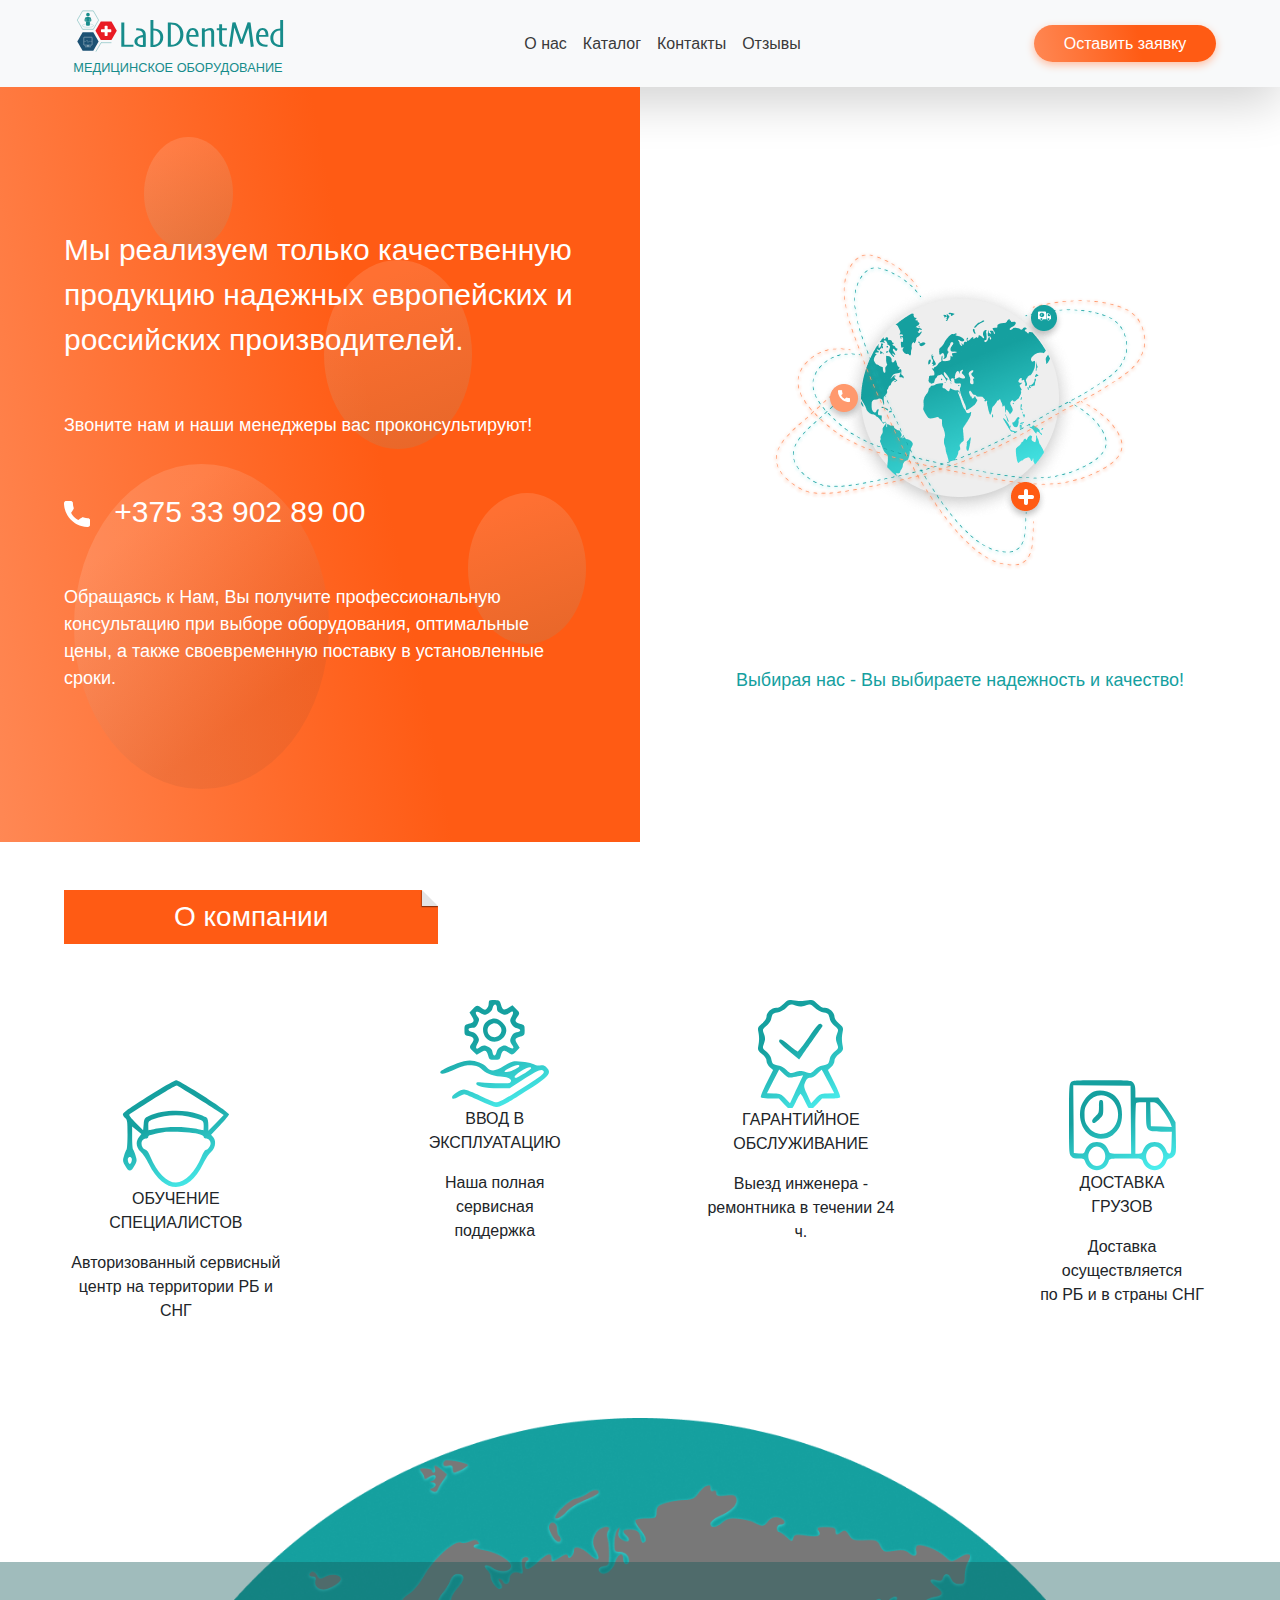
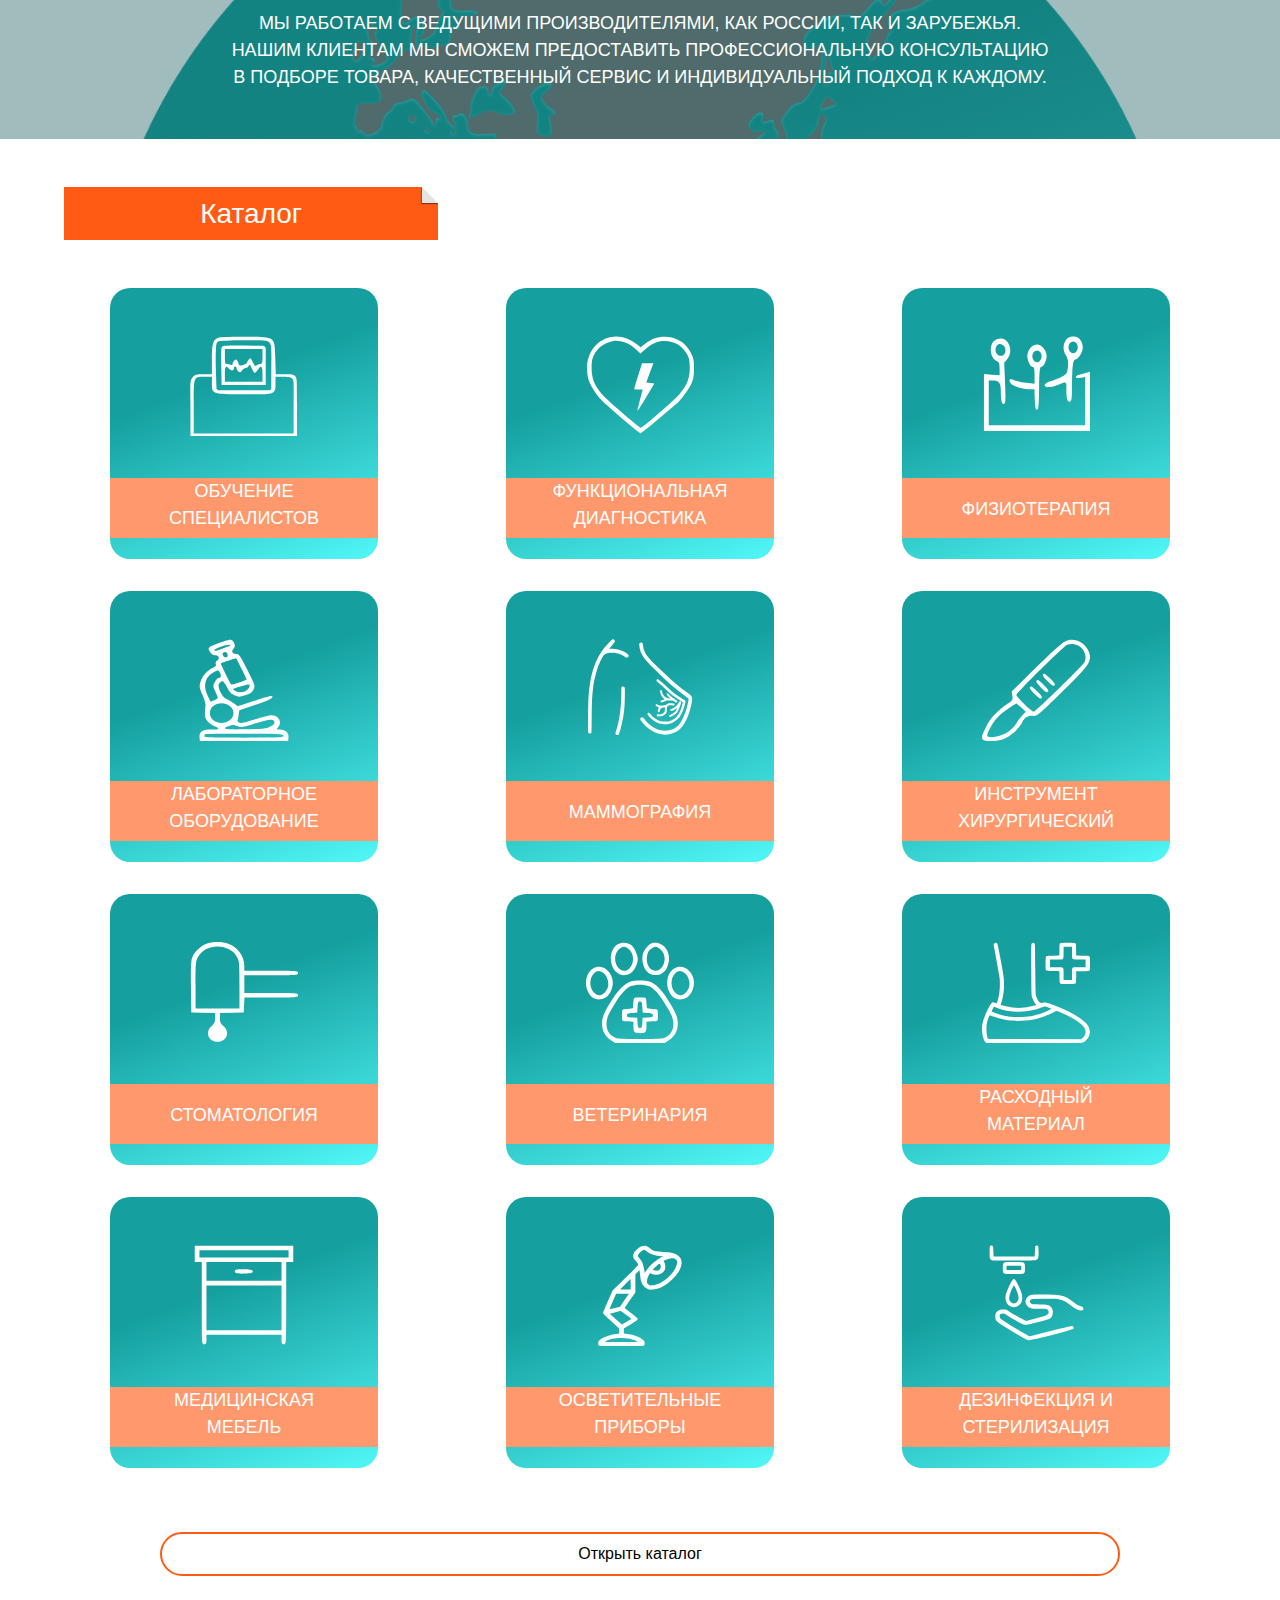
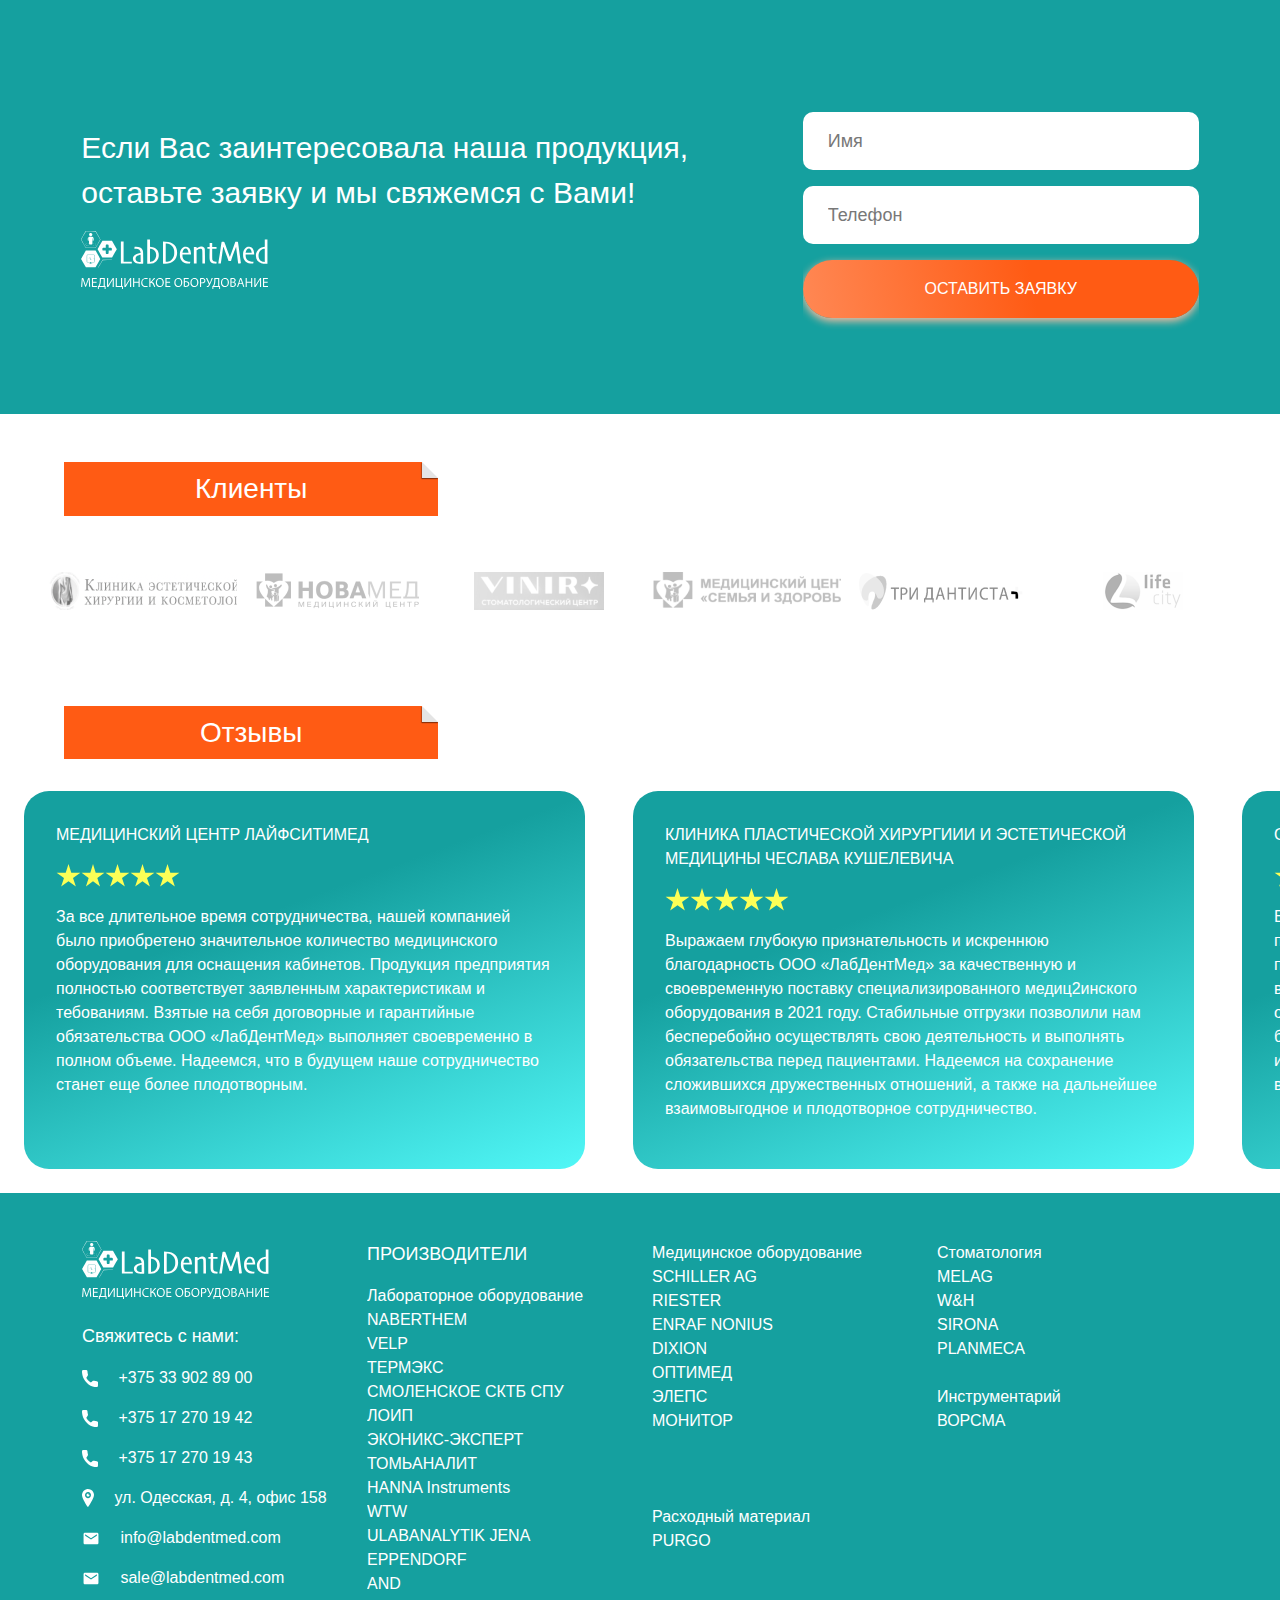
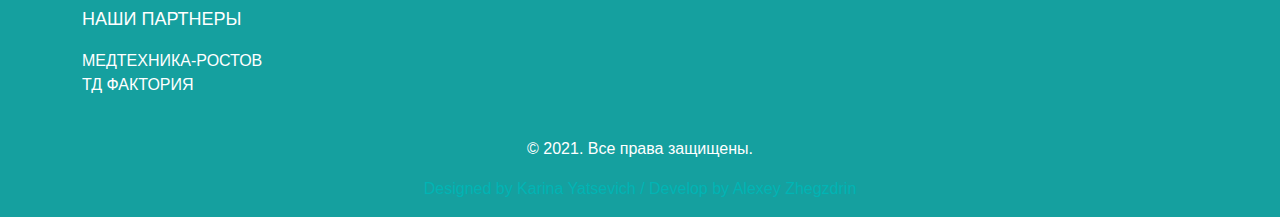
<file: index.html>
<!doctype html>
<html lang="en">

<head>
  <meta charset="utf-8">
  <meta name="viewport" content="width=device-width, initial-scale=1">
  <meta http-equiv="Cache-Control" content="no-cache">
  <meta name="yandex-verification" content="59dab9755d5012eb" />
  <link href="./css/bootstrap.min.css" rel="stylesheet">
  <link rel="stylesheet" type="text/css" href="./css/style.css">
  <meta name="robots" content="all" />
  <meta name="description"
    content="Медицинское оборудование, лучшие цены, качественный товар, довольные клиенты. Заказывайте медицинское оборудование в каталоге LabDentMed. ">
  <meta name="keywords" content="оборудование, медицина, медицинское, каталог, мед, купить, заказать, цена, продажа" />
  <title>LabDentMed - медицинское оборудование</title>
</head>

<body>
  <nav class="navbar navbar-expand-md shadow-lg navbar-light bg-light">
    <div class="container-fluid mx-auto my-auto">
      <div class="logo">
        <svg id="Слой_1" data-name="Слой 1" xmlns="http://www.w3.org/2000/svg" width="227" height="71"
          viewBox="1150 1050 200 400">
          <defs>
            <style>
              .cls-1,
              .cls-2 {
                fill: #178c8b;
              }

              .cls-2 {
                font-size: 72px;
                font-family: Arial, Helvetica, sans-serif
              }

              .cls-9 {
                fill: #1b5173;
              }

              .cls-10 {
                fill: #e91b24;
              }

              .cls-11,
              .cls-13,
              .cls-14,
              .cls-15,
              .cls-16 {
                fill: none;
                stroke-miterlimit: 10;
              }

              .cls-11,
              .cls-16 {
                stroke: #178c8b;
              }

              .cls-11,
              .cls-13 {
                stroke-width: 2px;
              }

              .cls-12 {
                fill: #fff;
              }

              .cls-13,
              .cls-14,
              .cls-15 {
                stroke: #fff;
              }

              .cls-14 {
                stroke-width: 4px;
              }
            </style>
          </defs>
          <g id="logo_LDM" data-name="logo LDM">
            <path class="cls-1"
              d="M990.33,1268.32q-5.4,0-17.65-.06l-17.15,0q-8.09,0-18.5,0t-14.95.06q0-2.88.12-19.21t.13-52.51q0-13.11-.13-29.1t-.12-36.27h17.15q0,4-.12,20.75t-.12,38.78q0,21.72.12,42.27t.12,23.41q4.41,0,10.79,0t14,0q6.13,0,13.3,0c4.78,0,9.12,0,13.05,0Z" />
            <path class="cls-1"
              d="M1060.16,1208.94v59.38c-2.29.34-5,.62-8.08.87s-6.82.35-11.15.35a77.05,77.05,0,0,1-16.24-1.58,53.33,53.33,0,0,1-13.66-5,29,29,0,0,1-10.9-10,26.14,26.14,0,0,1-4.17-14.59,25.17,25.17,0,0,1,4.9-15.61,41.05,41.05,0,0,1,13-11,68.5,68.5,0,0,1,12.13-4.91,117,117,0,0,1,18-4.1q-.24-8.89-2.39-14a18,18,0,0,0-7-8.29,26.32,26.32,0,0,0-10.91-3.79,99.09,99.09,0,0,0-13-.82c-1.22,0-2.22,0-3,.05s-1.57,0-2.39,0l1.72-12.08q1.21-.11,2.94-.15c1.14,0,3,0,5.63,0q12.87,0,21.75,3.17a34.14,34.14,0,0,1,14.52,9.62,29.91,29.91,0,0,1,6.62,12.65Q1060.16,1196.13,1060.16,1208.94ZM1044,1236.42v-22.16a70.46,70.46,0,0,0-10.41,2.3,50,50,0,0,0-10.79,4.34,19.13,19.13,0,0,0-7.23,7.25,19.65,19.65,0,0,0-2.81,10.11,19,19,0,0,0,2.51,9.81,16.84,16.84,0,0,0,6.06,6.33,30.73,30.73,0,0,0,7.84,3.12,37.57,37.57,0,0,0,9.07,1.07h2.64a26,26,0,0,0,3.12-.21v-22Z" />
            <path class="cls-1"
              d="M1158.3,1214.47q0,14.94-6,26.15a52.23,52.23,0,0,1-15.48,18,57.47,57.47,0,0,1-16.63,8q-10,3.18-24.22,3.18h-9.54q0-2.67.06-33t.06-42.64q0-18.22-.06-45.5t-.06-30.36h16.54l-.12,46.68a79.71,79.71,0,0,1,21.71,3.38,52.94,52.94,0,0,1,15,7.27,45.94,45.94,0,0,1,13.79,16.13Q1158.3,1201.37,1158.3,1214.47Zm-16.54.2a43.66,43.66,0,0,0-3.18-17.4,32.48,32.48,0,0,0-9.64-12.6,35.8,35.8,0,0,0-11.42-6,42.66,42.66,0,0,0-13-2.09h-1.71v81.49a48.44,48.44,0,0,0,13.68-2.15,36.22,36.22,0,0,0,10.62-5.43,35.17,35.17,0,0,0,10.87-14Q1141.76,1227.87,1141.76,1214.67Z" />
            <path class="cls-1"
              d="M1272,1200.13a72.74,72.74,0,0,1-6.07,29.9,60.3,60.3,0,0,1-17.33,22.72,71.2,71.2,0,0,1-21.51,11.62,84.33,84.33,0,0,1-28.12,4.46q-5.14,0-9.12-.16t-5.7-.35q0-3.28.12-20.12t.12-48.68q0-13.41-.12-30.77t-.12-37.52c1.39,0,3.33,0,5.82-.1s5-.1,7.41-.1a98.38,98.38,0,0,1,29,3.94,68,68,0,0,1,22.48,11.62,61.82,61.82,0,0,1,17.34,22.47Q1271.95,1182,1272,1200.13Zm-17.52-.2a70.06,70.06,0,0,0-4-24.78,51.66,51.66,0,0,0-12.25-18.83,41.62,41.62,0,0,0-16-9.88,56.29,56.29,0,0,0-18.31-3.13h-2.58q-.12,14.64-.18,25.24t-.06,19.5q0,5.33.12,24.67t.12,43.82h3.31a53.56,53.56,0,0,0,17.64-3,41.18,41.18,0,0,0,14.83-8.8,56.94,56.94,0,0,0,12.56-18.28Q1254.42,1215.6,1254.43,1199.93Z" />
            <path class="cls-1"
              d="M1358,1212.32h-53.54q0,12.18,2.45,20.42a31.24,31.24,0,0,0,8,13.67,34.17,34.17,0,0,0,12.5,7.78,49.64,49.64,0,0,0,16.41,2.45q4.29,0,6.37-.1c1.39-.07,2.54-.13,3.44-.2l-2,12.08-2.95.2c-1,.07-3.26.1-6.86.1q-14.33-.09-24.5-4.3a42.11,42.11,0,0,1-16.54-11.77,52.08,52.08,0,0,1-9.37-17.15,63.86,63.86,0,0,1-3.25-20.32,93.19,93.19,0,0,1,2.08-21.19,50,50,0,0,1,8.09-17.3,34,34,0,0,1,12-11,32.06,32.06,0,0,1,14.94-3.48,30.77,30.77,0,0,1,13.6,2.92,28.63,28.63,0,0,1,10.29,8.55,43.71,43.71,0,0,1,6.68,16.18A114.73,114.73,0,0,1,1358,1212.32Zm-15.69-10.65q-1.21-14.54-5.82-21.3t-12.19-6.75q-7.59,0-12.55,6.5t-7,21.55Z" />
            <path class="cls-1"
              d="M1445.31,1268.32h-16.42q0-3.28.07-18.74t.06-22.42q0-9.83-.06-19.14t-.07-11.27q0-12.59-2.26-17.25t-9.62-4.65q-4.77,0-12,3.48a90.63,90.63,0,0,0-12.55,7.27v35q0,12.18.06,28.71t.06,19h-16.42q0-3.28.06-20.43t.06-35.57q0-13.62-.06-24.06t-.06-23.55h16.42l-.12,8.91.24.1a96.63,96.63,0,0,1,15.32-8,40.52,40.52,0,0,1,15.56-3.43q10.65,0,16.11,6.91t5.45,18.07v34.4q0,7,.06,25.19T1445.31,1268.32Z" />
            <path class="cls-1"
              d="M1517.72,1256.44l-1.59,12c-.66.06-1.45.12-2.39.15s-2.06,0-3.37,0q-16.29,0-26.59-7.11T1473.49,1234q0-14,.06-29.84t.06-28.52H1460v-11h13.73V1141h16.17v23.75h26.83v11h-26.83q0,2.88-.06,13.37t-.06,15.3q0,4.1.06,9.78t.06,19.5q0,14.23,6.28,18.53t16.41,4.3h5.12Z" />
            <path class="cls-1"
              d="M1668.78,1267.29l-17,2-13.3-105.79H1638q-8.58,22.21-16.16,43.28t-15.31,45.33h-15.19q-7.83-23.73-17.68-51.28t-14.5-40.24h-.49q-.26,1.53-5,37.43t-9.82,71.07L1528,1267.6q5.38-32.76,12.43-81.7t7.78-53.64l16.91-1.74q1.35,4.5,15,42.79t19.17,53.85h.62q5.38-15.36,18.93-53.9t15-42.85l16.29,1.33q.49,3.69,6.86,51.09T1668.78,1267.29Z" />
            <path class="cls-1"
              d="M1751.24,1212.32H1697.7q0,12.18,2.45,20.42a31.33,31.33,0,0,0,8,13.67,34.17,34.17,0,0,0,12.5,7.78,49.71,49.71,0,0,0,16.42,2.45c2.85,0,5,0,6.37-.1s2.53-.13,3.43-.2l-2,12.08-2.94.2q-1.47.11-6.86.1-14.34-.09-24.51-4.3a42.11,42.11,0,0,1-16.54-11.77,52.26,52.26,0,0,1-9.37-17.15,63.86,63.86,0,0,1-3.25-20.32,93.14,93.14,0,0,1,2.09-21.19,49.74,49.74,0,0,1,8.08-17.3,34.07,34.07,0,0,1,12-11,32.07,32.07,0,0,1,15-3.48,30.83,30.83,0,0,1,13.6,2.92,28.63,28.63,0,0,1,10.29,8.55,43.7,43.7,0,0,1,6.67,16.18A114,114,0,0,1,1751.24,1212.32Zm-15.68-10.65q-1.23-14.54-5.82-21.3t-12.19-6.75q-7.6,0-12.56,6.5t-7,21.55Z" />
            <path class="cls-1"
              d="M1833.82,1269.75h-9.56q-17,0-27.08-3.07a54.41,54.41,0,0,1-16.54-7.89,45.64,45.64,0,0,1-13.9-16.27q-5-9.74-5-22.63,0-15.36,5.94-26.21a53.94,53.94,0,0,1,15.62-17.91,51.94,51.94,0,0,1,14.58-7.27,74.57,74.57,0,0,1,19.6-3.59l-.12-46.68h16.42q0,3.29-.06,35.17t-.06,45.2q0,13.41.06,40.84T1833.82,1269.75Zm-16.3-68.59v-24.57a42.87,42.87,0,0,0-13,2,38,38,0,0,0-11.24,5.63,36.4,36.4,0,0,0-10.94,13.88q-4,8.64-4,21.55a46.11,46.11,0,0,0,3.13,17.71,30.57,30.57,0,0,0,9.77,12.69,38.21,38.21,0,0,0,11.25,5.79,41.94,41.94,0,0,0,13.33,2.2h1.72v-56.92Z" />
            <text class="cls-2" transform="translate(651.97 1413.24)">
              <tspan xml:space="preserve">МЕДИЦИНСКОЕ ОБОРУДОВАНИЕ</tspan>
            </text>
            <polygon class="cls-9"
              points="764.29 1187 704.22 1187 674.19 1239.02 704.22 1291.04 764.29 1291.04 794.32 1239.02 764.29 1187" />
            <polygon class="cls-10"
              points="866.65 1126.61 806.59 1126.61 776.55 1178.63 806.59 1230.65 866.65 1230.65 896.68 1178.63 866.65 1126.61" />
            <polygon class="cls-11"
              points="764.29 1066.18 704.22 1066.18 674.19 1118.2 704.22 1170.21 764.29 1170.21 794.32 1118.2 764.29 1066.18" />
            <rect class="cls-12" x="828.25" y="1149.56" width="16.74" height="58.15" rx="4.15" />
            <rect class="cls-12" x="828.25" y="1149.56" width="16.74" height="58.15" rx="4.15"
              transform="translate(2015.25 342.02) rotate(90)" />
            <rect class="cls-13" x="710.89" y="1214.57" width="46.73" height="44.59" rx="2.18" />
            <line class="cls-14" x1="734.25" y1="1259.16" x2="734.25" y2="1267.46" />
            <line class="cls-13" x1="717.33" y1="1268.56" x2="751.18" y2="1268.56" />
            <line class="cls-15" x1="710.89" y1="1238.05" x2="724.07" y2="1238.05" />
            <line class="cls-15" x1="729.44" y1="1230.46" x2="723.39" y2="1238.38" />
            <line class="cls-15" x1="734.72" y1="1245.08" x2="729.57" y2="1229.71" />
            <line class="cls-15" x1="757.62" y1="1238.05" x2="738.79" y2="1238.05" />
            <line class="cls-15" x1="734.8" y1="1244.33" x2="739.45" y2="1237.73" />
            <line class="cls-11" x1="778.82" y1="1295.69" x2="808.45" y2="1245.13" />
            <line class="cls-11" x1="808.02" y1="1245.37" x2="866.68" y2="1245.37" />
            <circle class="cls-1" cx="734.25" cy="1087.59" r="10.26" />
            <path class="cls-1"
              d="M729.12,1100.87h10.27a13.76,13.76,0,0,1,13.76,13.76v7.31a4.28,4.28,0,0,1-4.28,4.28H719.63a4.28,4.28,0,0,1-4.28-4.28v-7.31a13.76,13.76,0,0,1,13.76-13.76Z" />
            <path class="cls-1"
              d="M723.47,1124H745a0,0,0,0,1,0,0v20.45a4.91,4.91,0,0,1-4.91,4.91H728.38a4.91,4.91,0,0,1-4.91-4.91V1124A0,0,0,0,1,723.47,1124Z" />
            <rect class="cls-15" x="722.41" y="1109.71" width="0.68" height="17.01" rx="0.34" />
            <rect class="cls-15" x="745.38" y="1109.71" width="0.68" height="17.01" rx="0.34" />
            <ellipse class="cls-16" cx="734.25" cy="1149.32" rx="31.93" ry="9.74" />
          </g>
        </svg>
      </div>
      <button class="navbar-toggler p-2" style="text-align: right;" type="button" data-bs-toggle="collapse"
        data-bs-target="#navbarSupportedContent" aria-controls="navbarSupportedContent" aria-expanded="false"
        aria-label="Toggle navigation">
        <svg width="30" height="21" viewBox="0 0 30 21" fill="none" xmlns="http://www.w3.org/2000/svg">
          <rect y="19" width="30" height="2" rx="1" fill="url(#paint0_linear_139:1172)" />
          <rect y="10" width="30" height="2" rx="1" fill="url(#paint1_linear_139:1172)" />
          <rect width="30" height="2" rx="1" fill="url(#paint2_linear_139:1172)" />
          <defs>
            <linearGradient id="paint0_linear_139:1172" x1="15" y1="19" x2="15.0624" y2="21.5262"
              gradientUnits="userSpaceOnUse">
              <stop offset="0.244792" stop-color="#15A09F" />
              <stop offset="1" stop-color="#56FFFF" />
            </linearGradient>
            <linearGradient id="paint1_linear_139:1172" x1="15" y1="10" x2="15.0624" y2="12.5262"
              gradientUnits="userSpaceOnUse">
              <stop offset="0.244792" stop-color="#15A09F" />
              <stop offset="1" stop-color="#56FFFF" />
            </linearGradient>
            <linearGradient id="paint2_linear_139:1172" x1="15" y1="0" x2="15.0624" y2="2.52621"
              gradientUnits="userSpaceOnUse">
              <stop offset="0.244792" stop-color="#15A09F" />
              <stop offset="1" stop-color="#56FFFF" />
            </linearGradient>
          </defs>
        </svg>
      </button>
      <div class="collapse navbar-collapse" id="navbarSupportedContent">
        <ul class="navbar-nav me-auto mb-2 mb-lg-0 mx-auto">
          <li class="nav-item">
            <a class="nav-link text-button" aria-current="page" href="#aboutus">О нас</a>
          </li>
          <li class="nav-item">
            <a class="nav-link text-button" aria-current="page" href="#catalog">Каталог</a>
          </li>
          <li class="nav-item">
            <a class="nav-link text-button" aria-current="page" href="#contact">Контакты</a>
          </li>
          <li class="nav-item">
            <a class="nav-link text-button" aria-current="page" href="#reviews">Отзывы</a>
          </li>
        </ul>
      </div>
    </div>
    <button class="def-button nav-order-button">
      <a style="text-decoration: none; color: white;" href="#leftoreder">
        Оставить заявку
      </a>
    </button>
  </nav>

  <main>
    <section>
      <div class="container-fluid g-2">
        <div class="row row-cols-1 row-cols-md-2 g-3">
          <div class="col-md-6"
            style="background: linear-gradient(259.31deg, #FF5B14 42.06%, #FFF2EC 237.45%); position: relative; overflow: hidden;">
            <div class="bg-vector container">
              <div class="ellipse-8"></div>
              <div class="ellipse-6"></div>
              <div class="ellipse-7"></div>
              <div class="ellipse-9"></div>
              <div class="ms-aut col-md-6 main-slogan-container">
                <p class="main-slogan">
                  Мы реализуем только качественную продукцию надежных европейских и российских производителей.
                </p>
                <p class="main-slogan-subtext">Звоните нам и наши менеджеры вас проконсультируют! </p>
                <p class="main-slogan-phone">
                  <img src="./svg/phone.svg" class="me-3" alt="Телефон">
                  +375 33 902 89 00
                </p>
                <p class="main-slogan-subtext">Обращаясь к Нам, Вы получите профессиональную консультацию при выборе
                  оборудования, оптимальные цены, а также своевременную поставку в установленные сроки.</p>
              </div>
            </div>
          </div>
          <div class="col-md-6 text-center my-auto">
            <img src="./images/ball.png" class="img-fluid mb-5 mt-5" alt="Земля">
            <p class="text-center mt-5" style="color: #15A09F; font-size: 18px;">
              Выбирая нас - Вы выбираете надежность и качество!
            </p>
          </div>
        </div>
      </div>
    </section>

    <!--About company Section-->
    <section id="aboutus" class="text-center">
      <div class="container-fluid g-3">
        <h3 class="note text-center mt-5 mx-0 mx-sm-1 mx-md-3 mx-lg-5 mg-xl-5">О компании</h3>
      </div>
      <div class="mt-5" id="slide-container-about">
        <div class="lower-items about-items">
          <svg width="108" height="107" viewBox="0 0 108 107" fill="none" xmlns="http://www.w3.org/2000/svg">
            <path fill-rule="evenodd" clip-rule="evenodd"
              d="M33.4082 11.8582C8.59896 27.2613 0.907471 32.6033 0.907471 34.4293C0.907471 35.2662 1.94624 36.8969 3.21584 38.0534C5.28298 39.9375 5.52421 41.6333 5.52421 54.2736C5.52421 62.0378 5.09485 68.8874 4.57085 69.4941C4.04685 70.102 2.91114 72.8613 2.04781 75.6288C0.637391 80.1526 0.693947 81.0603 2.61566 84.6531C6.78458 92.4499 8.88058 92.4499 13.0495 84.6531C14.9712 81.0603 15.0278 80.1526 13.6174 75.6288C12.754 72.8613 11.6183 70.102 11.0943 69.4941C10.5703 68.8874 10.1409 63.4814 10.1409 57.4827V46.5755L14.7623 50.2612L19.3837 53.9469L17.0707 56.9085C13.3923 61.6182 14.0144 67.2927 18.6958 71.7385C20.861 73.7959 24.5244 79.2599 26.8351 83.8824C42.2711 114.75 65.8061 114.7 81.2029 83.7662C83.5344 79.0809 86.9727 73.94 88.8437 72.3418C93.3184 68.5178 94.4818 61.3556 91.2755 57.3676L89.0768 54.6339L98.0852 45.3028C103.039 40.1712 107.092 35.2522 107.092 34.3723C107.092 31.7722 58.0419 0.278076 53.9919 0.278076C52.9289 0.278076 43.6666 5.48875 33.4082 11.8582ZM73.2287 16.6272C82.6041 22.4888 92.8417 29.0268 95.98 31.1551L101.686 35.0244L94.0225 42.9317L86.3587 50.8389L86.3379 44.8785C86.3264 41.5497 85.68 38.3905 84.8744 37.7198C84.0815 37.0608 80.0557 35.3778 75.9295 33.9806C61.3487 29.0431 39.5126 29.9032 26.7901 35.9171C22.5092 37.9407 22.2276 38.3963 21.6828 44.2056L21.1057 50.3519L13.6035 42.6864C7.48979 36.4413 6.42216 34.8152 7.83258 33.9039C34.1376 16.912 53.7218 5.05055 54.8033 5.45388C55.5616 5.73632 63.8532 10.7645 73.2287 16.6272ZM66.1351 36.4111C69.8689 37.1061 74.8988 38.4707 77.3122 39.4435C81.3414 41.0673 81.7004 41.5822 81.7004 45.7352C81.7004 48.2225 81.57 50.2577 81.4118 50.2577C81.2526 50.2577 77.4865 49.4825 73.044 48.534C62.7002 46.3279 45.2997 46.3279 34.9559 48.534C30.5135 49.4825 26.7474 50.2577 26.5881 50.2577C26.43 50.2577 26.2995 48.2086 26.2995 45.7049C26.2995 41.416 26.5846 41.0429 31.2048 39.2843C41.7275 35.2778 54.4316 34.2329 66.1351 36.4111ZM75.6409 53.7319C79.4613 54.5944 81.7004 55.7079 81.7004 56.747C81.7004 57.6524 82.6353 58.394 83.7779 58.394C86.5053 58.394 88.6255 60.6163 88.6255 63.4745C88.6255 66.0118 85.5138 70.016 83.5413 70.0183C82.8465 70.0195 81.0771 72.9869 79.6102 76.611C73.3383 92.1128 63.0257 102.562 54 102.562C44.9892 102.562 34.672 92.1233 28.4071 76.6679C26.5442 72.071 24.9884 69.9381 23.1613 69.4755C20.172 68.72 18.4303 63.6558 20.1881 60.829C20.8229 59.8097 22.4573 58.8078 23.8203 58.6032C25.1834 58.3998 26.2995 57.5211 26.2995 56.6517C26.2995 55.2104 28.3724 54.5862 41.3039 52.1337C46.1723 51.2108 69.226 52.2837 75.6409 53.7319ZM9.57078 78.1638C10.4722 79.6342 9.1749 83.965 7.83258 83.965C6.49026 83.965 5.19296 79.6342 6.09438 78.1638C6.49026 77.5188 7.2728 76.9911 7.83258 76.9911C8.39236 76.9911 9.1749 77.5188 9.57078 78.1638Z"
              fill="url(#paint0_linear_24:90)" />
            <defs>
              <linearGradient id="paint0_linear_24:90" x1="54" y1="0.278076" x2="98.0872" y2="118.756"
                gradientUnits="userSpaceOnUse">
                <stop offset="0.244792" stop-color="#15A09F" />
                <stop offset="1" stop-color="#56FFFF" />
              </linearGradient>
            </defs>
          </svg>
          <p class="text-center">ОБУЧЕНИЕ<br>СПЕЦИАЛИСТОВ</p>
          <p class="text-center">Авторизованный сервисный<br> центр на территории РБ и СНГ</p>
        </div>
        <div class="about-items">
          <svg width="109" height="107" viewBox="0 0 109 107" fill="none" xmlns="http://www.w3.org/2000/svg">
            <path fill-rule="evenodd" clip-rule="evenodd"
              d="M49.5105 0.554356C49.0466 1.01098 48.6677 2.57074 48.6677 4.01984C48.6677 5.46894 47.8273 7.48416 46.8015 8.49759C45.0994 10.1773 44.6402 10.1331 41.6019 7.99786C37.2711 4.95523 36.7434 5.0193 32.808 9.07304L29.4911 12.4896L31.9321 16.3884C34.7958 20.9605 34.2032 22.2861 28.6011 23.8273C24.6763 24.9071 24.4697 25.2216 24.4697 30.114C24.4697 35.031 24.6515 35.3012 28.4583 36.07C33.809 37.1499 34.8536 39.1744 32.0585 43.0476C29.078 47.1782 29.1547 47.728 33.2436 51.5942L36.7056 54.8675L40.6564 52.4585C45.2894 49.6326 46.6327 50.2173 48.1944 55.7458C49.2874 59.6155 49.6108 59.8228 54.539 59.8228C59.4825 59.8228 59.7823 59.6271 60.8009 55.7481C62.2068 50.3932 63.7909 49.607 67.6708 52.3339C71.8565 55.2752 72.4136 55.1995 76.3313 51.1644L79.6482 47.7478L77.2072 43.849C74.3436 39.2769 74.9361 37.9513 80.5382 36.4102C84.4595 35.3315 84.6696 35.0123 84.6696 30.149C84.6696 25.2705 84.4713 24.9747 80.5406 23.9694C75.1144 22.582 74.3176 21.0188 77.0809 17.1898C80.0614 13.0592 79.9846 12.5094 75.8958 8.6432L72.4337 5.36992L68.4829 7.77887C63.8487 10.606 62.5042 10.0189 60.9509 4.49161C59.9121 0.79199 59.368 0.381956 55.0796 0.0686067C52.4792 -0.121267 49.9732 0.0965633 49.5105 0.554356ZM56.9305 8.00485C56.9305 10.8553 57.6894 11.8757 60.9544 13.4122C64.9465 15.2911 66.2815 15.1443 70.1532 12.4034C73.2718 10.196 74.0544 12.2298 71.7278 16.4932C69.7814 20.0589 69.7636 20.6274 71.487 23.9158C72.7583 26.341 74.5312 27.7098 77.0467 28.206C81.5003 29.0855 81.1792 31.7018 76.5521 32.2399C74.2586 32.5079 72.7996 33.7275 71.4587 36.5022C69.5937 40.3626 69.7495 41.6847 72.521 45.4973C74.7579 48.5749 72.6969 49.3472 68.3767 47.0512C64.7635 45.1304 64.1875 45.1129 60.8552 46.8136C58.3977 48.0682 57.0107 49.8178 56.5079 52.3001C55.6167 56.6952 52.9655 56.3783 52.4202 51.812C52.1487 49.5487 50.9128 48.1089 48.1011 46.7856C44.1893 44.9451 42.8496 45.0989 38.9862 47.834C35.8676 50.0414 35.085 48.0076 37.4115 43.7442C39.358 40.1785 39.3757 39.6101 37.6523 36.3216C36.3999 33.9325 34.6034 32.5265 32.193 32.0512C27.3511 31.0949 27.3263 27.789 32.1611 27.789C35.0779 27.789 36.0836 27.0411 37.722 23.649C39.3285 20.3245 39.4394 19.12 38.2862 17.5335C34.2091 11.9281 35.1818 10.2204 40.7626 13.1862C44.3758 15.1071 44.9519 15.1245 48.2841 13.4238C50.7051 12.1879 52.1298 10.415 52.6114 8.0363C53.5805 3.25802 56.9305 3.23355 56.9305 8.00485ZM48.7976 20.0962C38.5648 25.6934 42.846 41.7674 54.5697 41.7674C58.4543 41.7674 62.9445 39.1092 64.6915 35.7741C67.4324 30.5427 66.7761 26.7884 62.3602 22.4306C57.994 18.1217 53.7434 17.3902 48.7976 20.0962ZM59.2912 25.4592C65.748 31.8311 56.4217 41.2316 49.6463 35.1801C46.6304 32.4869 46.8712 27.1821 50.1113 24.9432C53.6419 22.5028 56.4548 22.6601 59.2912 25.4592ZM17.3166 63.2382C7.63972 66.9157 0.271729 70.7074 0.271729 72.0085C0.271729 74.7751 3.60869 74.2148 14.0516 69.6951C23.83 65.4631 26.2084 64.8702 31.6288 65.314C36.7694 65.7346 38.7383 66.5768 42.5757 69.9991C47.2878 74.1996 53.5746 76.1997 64.4838 76.9709C69.7932 77.346 72.9153 80.6053 69.9147 82.6403C68.3979 83.6689 51.4121 83.451 39.2246 82.2466C37.2569 82.052 36.2736 82.5378 36.2736 83.7026C36.2736 86.3096 45.1997 88.1606 58.2938 88.2689L69.6893 88.3621L82.4576 80.0578C96.6565 70.8227 101.266 68.7457 103.241 70.6946C105.233 72.6609 102.58 75.036 87.6206 84.6776C68.0308 97.3048 59.0823 102.341 56.2387 102.341C54.8636 102.341 47.786 99.4575 40.51 95.9338C33.2353 92.41 25.8437 89.527 24.0849 89.527C20.2723 89.527 12.0756 94.7235 12.0756 97.1406C12.0756 99.4773 14.3042 99.2723 18.8912 96.5115C21.0171 95.2325 23.5089 94.1865 24.4296 94.1865C25.3491 94.1865 32.0549 97.0695 39.3297 100.593C46.6056 104.117 54.094 107 55.972 107C60.6121 107 66.1788 104.037 87.8142 90.0512C109.576 75.9842 112.087 72.9008 106.373 67.2629C104.491 65.4049 102.935 64.9541 100.021 65.42C97.8982 65.7602 95.5811 65.4655 94.8705 64.7642C93.3974 63.3105 83.4137 61.3884 76.4069 61.209C72.743 61.1147 69.9041 62.2062 63.7319 66.084C54.9804 71.5822 50.9364 71.8385 46.7248 67.1638C43.4079 63.4829 35.7177 60.453 29.7815 60.488C26.86 60.5055 21.2508 61.7425 17.3166 63.2382ZM79.3484 65.9384C79.3319 67.5471 70.0765 72.054 66.7891 72.054C62.9693 72.054 63.8558 70.966 70.4872 67.5133C75.217 65.0519 79.3661 64.3146 79.3484 65.9384ZM91.1511 68.2681C91.1381 69.4132 77.8068 77.8783 76.0173 77.8783C72.7689 77.8783 75.0872 74.64 80.831 71.1535C86.6975 67.5937 91.1747 66.3426 91.1511 68.2681Z"
              fill="url(#paint0_linear_24:61)" />
            <defs>
              <linearGradient id="paint0_linear_24:61" x1="54.6359" y1="0" x2="98.1348" y2="119.386"
                gradientUnits="userSpaceOnUse">
                <stop offset="0.244792" stop-color="#15A09F" />
                <stop offset="1" stop-color="#56FFFF" />
              </linearGradient>
            </defs>
          </svg>
          <p class="text-center">ВВОД В<br>ЭКСПЛУАТАЦИЮ</p>
          <p class="text-center">Наша полная<br> сервисная поддержка</p>
        </div>
        <div class="about-items">
          <svg width="87" height="108" viewBox="0 0 87 108" fill="none" xmlns="http://www.w3.org/2000/svg">
            <path fill-rule="evenodd" clip-rule="evenodd"
              d="M26.7298 3.67511C23.9012 6.49146 21.4726 7.8176 19.1433 7.8176C14.6898 7.8176 9.54196 12.513 9.54196 16.5752C9.54196 18.6998 8.08805 20.915 5.00037 23.495C0.865027 26.9492 0.53425 27.6754 1.29642 31.6068C2.35164 37.0548 2.35164 40.5285 1.29642 45.9765C0.53425 49.9079 0.865027 50.634 5.00037 54.0882C8.08805 56.6682 9.54196 58.8834 9.54196 61.008C9.54196 62.8481 10.8927 65.3662 12.8233 67.1271L16.1047 70.1201L9.54825 83.0524C5.9424 90.1649 3.36787 96.5387 3.82567 97.2144C4.28851 97.8969 8.49932 98.4453 13.2723 98.4453H21.8851L27.1499 104.181C30.0451 107.336 32.9743 109.917 33.6598 109.917C34.344 109.917 36.6632 106.304 38.8151 101.887C40.9671 97.4702 43.1001 93.8566 43.5554 93.8566C44.0107 93.8566 46.1337 97.4702 48.2718 101.887C50.4112 106.304 52.7065 109.917 53.3731 109.917C54.0397 109.917 56.9551 107.336 59.8503 104.181L65.1151 98.4453H73.7279C78.5738 98.4453 82.7104 97.8992 83.1858 97.1983C83.6512 96.5123 81.0855 90.1294 77.4859 83.0145L70.942 70.0777L74.1995 67.1053C76.1112 65.3627 77.4582 62.8424 77.4582 61.008C77.4582 58.8834 78.9121 56.6682 81.9998 54.0882C86.1352 50.634 86.466 49.9079 85.7038 45.9765C84.6486 40.5285 84.6486 37.0548 85.7038 31.6068C86.466 27.6754 86.1352 26.9492 81.9998 23.495C78.9121 20.915 77.4582 18.6998 77.4582 16.5752C77.4582 12.513 72.3104 7.8176 67.8569 7.8176C65.5276 7.8176 63.099 6.49146 60.2704 3.67511C56.4834 -0.0968345 55.6873 -0.398544 51.3771 0.29665C45.4043 1.25914 41.5959 1.25914 35.6231 0.29665C31.3129 -0.398544 30.5168 -0.0968345 26.7298 3.67511ZM39.249 5.72972C42.4964 6.80005 44.4358 6.75645 48.5498 5.51749C53.6838 3.97223 53.7957 3.99862 57.482 7.5962C59.5359 9.60033 62.7481 11.546 64.6208 11.9188C71.7357 13.3379 71.4061 13.0373 72.9619 19.5269C73.3707 21.2351 75.5038 24.165 77.701 26.0384C81.6313 29.3893 81.669 29.5189 80.0051 34.118C78.5877 38.0322 78.5877 39.5511 80.0051 43.4653C81.669 48.0643 81.6313 48.194 77.701 51.5449C75.5038 53.4182 73.3707 56.3482 72.9619 58.0563C71.4061 64.546 71.7357 64.2454 64.6208 65.6645C62.7481 66.0373 59.5359 67.9829 57.482 69.9871C53.8083 73.572 53.6662 73.6064 48.624 72.0887C44.3327 70.7958 42.6675 70.7958 38.3762 72.0887C33.334 73.6064 33.1919 73.572 29.5182 69.9871C27.4643 67.9829 24.2521 66.0373 22.3794 65.6645C15.2645 64.2454 15.5941 64.546 14.0383 58.0563C13.6295 56.3482 11.4964 53.4182 9.29922 51.5449C5.36888 48.194 5.33115 48.0643 6.9951 43.4653C8.41254 39.5511 8.41254 38.0322 6.9951 34.118C5.33115 29.5189 5.36888 29.3893 9.29922 26.0384C11.4964 24.165 13.6295 21.2351 14.0383 19.5269C15.5953 13.0304 15.2507 13.3425 22.4486 11.9027C24.359 11.5207 27.4241 9.67145 29.2591 7.79236C33.0171 3.94585 33.524 3.84145 39.249 5.72972ZM51.8236 37.181C46.379 45.0071 41.3633 51.4107 40.6791 51.4107C39.9949 51.4107 36.0633 48.5645 31.943 45.0851C24.881 39.1209 22.119 38.1308 22.119 41.5644C22.119 42.3835 26.6242 46.7634 32.1292 51.2982L42.1405 59.5431L45.1879 55.139C46.8645 52.7162 51.8702 45.5956 56.3124 39.3136C60.7546 33.0328 64.7981 27.2739 65.2987 26.5167C65.8232 25.724 65.2597 24.6766 63.9668 24.0457C62.0425 23.1062 60.3232 24.9669 51.8236 37.181ZM34.9942 77.4311C37.2505 77.0916 40.6929 76.4503 42.6423 76.0086L46.1853 75.2045L44.3465 79.0819C43.3353 81.2134 40.3697 87.5046 37.7549 93.0627L33.0033 103.166L28.5044 98.5245C24.3716 94.2604 23.4346 93.8588 16.9826 93.5835L9.96078 93.283L16.0732 81.3327L22.1844 69.3825L26.5374 73.7166C30.3042 77.4679 31.4412 77.9669 34.9942 77.4311ZM71.1458 81.5243L77.2381 93.283L70.1157 93.5984C63.5392 93.8898 62.6563 94.2695 58.5637 98.5646L54.1328 103.215L50.3119 94.8076C46.6834 86.8255 46.5815 86.1819 48.3096 82.0979C49.7421 78.7137 50.8024 77.796 53.28 77.796C55.2936 77.796 57.8392 76.3505 60.3408 73.7865C62.4915 71.5816 64.4321 69.7748 64.6522 69.7714C64.8723 69.7679 67.794 75.0565 71.1458 81.5243Z"
              fill="url(#paint0_linear_24:67)" />
            <defs>
              <linearGradient id="paint0_linear_24:67" x1="43.5001" y1="0" x2="97.5861" y2="113.044"
                gradientUnits="userSpaceOnUse">
                <stop offset="0.244792" stop-color="#15A09F" />
                <stop offset="1" stop-color="#56FFFF" />
              </linearGradient>
            </defs>
          </svg>
          <p class="text-center">ГАРАНТИЙНОЕ<br>ОБСЛУЖИВАНИЕ</p>
          <p class="text-center">Выезд инженера -<br> ремонтника в течении 24 ч.</p>
        </div>
        <div class="lower-items about-items">
          <svg width="107" height="91" viewBox="0 0 107 91" fill="none" xmlns="http://www.w3.org/2000/svg">
            <path fill-rule="evenodd" clip-rule="evenodd"
              d="M1.78512 2.58607C0.224533 4.55474 0.0136719 8.93106 0.0136719 39.2694C0.0136719 72.0863 0.115356 73.8324 2.15439 76.1618C3.72675 77.9581 5.7219 78.6073 9.67366 78.6073C14.2612 78.6073 15.1881 79.0121 15.9824 81.3586C17.8673 86.9332 22.2686 90.2237 27.843 90.2237C33.4174 90.2237 37.8187 86.9332 39.7037 81.3586C40.6113 78.6746 41.0266 78.6073 56.7427 78.6073C72.4588 78.6073 72.8741 78.6746 73.7817 81.3586C75.6666 86.9332 80.068 90.2237 85.6424 90.2237C91.2168 90.2237 95.6181 86.9332 97.503 81.3586C98.0436 79.7617 99.343 78.6073 100.601 78.6073C101.793 78.6073 103.769 77.464 104.992 76.0664C107.054 73.7113 107.191 72.3822 106.865 57.8678L106.514 42.2102L102.233 35.0728C99.8782 31.1465 95.9874 25.5792 93.5855 22.702L89.2206 17.4685H77.7977H66.3759V11.3546C66.3759 6.87068 65.8054 4.58898 64.2352 2.79516C62.1994 0.469442 60.6677 0.349609 32.8255 0.349609C5.83 0.349609 3.41848 0.523244 1.78512 2.58607ZM61.844 39.7842L62.1287 73.7162H51.3813C41.2257 73.7162 40.5835 73.5646 39.7037 70.965C37.8187 65.3904 33.4174 62.0999 27.843 62.0999C22.2461 62.0999 17.8662 65.3928 15.9599 71.0322C15.1218 73.5108 14.3939 73.8055 9.91877 73.4778L4.83029 73.1049L4.54557 39.1532L4.26086 5.20037L32.9101 5.52685L61.5593 5.85211L61.844 39.7842ZM24.8578 11.4414C19.7575 13.2242 13.2069 21.2298 11.7341 27.4794C9.17166 38.3499 12.9789 49.7755 21.0815 55.5299C27.1526 59.8414 37.6057 59.6653 43.5773 55.1508C50.2585 50.0995 52.9964 44.1226 52.9964 34.5874C52.9964 25.1744 50.2638 19.0789 43.8823 14.255C39.2916 10.7836 30.4697 9.47886 24.8578 11.4414ZM42.3614 19.2794C54.5238 29.8772 49.2587 51.8505 34.0875 53.8033C27.8719 54.6042 22.4998 51.9374 18.6187 46.123C16.0594 42.2909 15.5339 40.3246 15.5339 34.5874C15.5339 28.9712 16.0723 26.8643 18.4024 23.3757C24.4435 14.3272 34.6708 12.5786 42.3614 19.2794ZM29.9837 26.577C29.9837 32.7336 29.7033 33.4844 26.3017 36.4484C24.0775 38.3865 22.8508 40.3491 23.2051 41.4019C24.07 43.9771 25.4647 43.5674 30.0972 39.3758C34.1645 35.6952 34.2652 35.4152 34.2652 27.7594C34.2652 20.7296 34.0425 19.914 32.1244 19.914C30.246 19.914 29.9837 20.7296 29.9837 26.577ZM77.0795 34.5874C77.0795 51.1682 77.5515 51.7062 92.1063 51.7062H102.852L102.542 62.3921C102.281 71.4223 101.943 73.1403 100.363 73.4864C99.1953 73.7407 98.1324 72.8285 97.533 71.0543C95.6203 65.394 91.2457 62.0999 85.6424 62.0999C80.068 62.0999 75.6666 65.3904 73.7817 70.965C73.101 72.9777 71.9814 73.7162 69.6138 73.7162H66.3759V48.8535C66.3759 35.178 66.697 23.6227 67.0899 23.1752C67.4816 22.7264 69.8899 22.3596 72.4416 22.3596H77.0795V34.5874ZM90.5971 26.3336C95.7005 32.6028 100.466 40.0569 101.654 43.6261L102.745 46.9032L92.3204 46.5535L81.8961 46.2038L81.59 34.2817L81.2839 22.3596H84.3237C86.3756 22.3596 88.4135 23.6509 90.5971 26.3336ZM33.7781 69.3815C39.0882 75.4465 35.3259 85.944 27.843 85.944C23.4428 85.944 19.2801 81.1886 19.2801 76.1618C19.2801 71.135 23.4428 66.3796 27.843 66.3796C29.9281 66.3796 32.1223 67.4886 33.7781 69.3815ZM91.5775 69.3815C93.2344 71.2731 94.2053 73.7798 94.2053 76.1618C94.2053 78.5438 93.2344 81.0505 91.5775 82.9421C89.9217 84.8349 87.7274 85.944 85.6424 85.944C83.5573 85.944 81.3631 84.8349 79.7072 82.9421C78.0503 81.0505 77.0795 78.5438 77.0795 76.1618C77.0795 73.7798 78.0503 71.2731 79.7072 69.3815C81.3631 67.4886 83.5573 66.3796 85.6424 66.3796C87.7274 66.3796 89.9217 67.4886 91.5775 69.3815Z"
              fill="url(#paint0_linear_24:64)" />
            <defs>
              <linearGradient id="paint0_linear_24:64" x1="53.5068" y1="0.349609" x2="85.7197" y2="103.921"
                gradientUnits="userSpaceOnUse">
                <stop offset="0.244792" stop-color="#15A09F" />
                <stop offset="1" stop-color="#56FFFF" />
              </linearGradient>
            </defs>
          </svg>
          <p class="text-center">ДОСТАВКА<br>ГРУЗОВ</p>
          <p class="text-center">Доставка осуществляется<br> по РБ и в страны СНГ</p>
        </div>
      </div>

    </section>
    <!--Planet Caption-->
    <div class="text-center" style="position: relative; block-size: 400px; overflow: hidden;">
      <img src="./images/earth.png" class="mx-auto"
        style="text-align: center; position: absolute; left: 0; right: 0; bottom: 0; top: auto; width: 85%; height: auto;"
        alt="Земля">
      <div style="position: absolute; right: 0; left: 0; top: auto; bottom: 0; background: rgba(18, 88, 88, 0.4)">
        <p class="text-center mt-5 mb-5 mx-auto planet-caption">
          Мы работаем с ведущими производителями, как России, так и зарубежья. Нашим клиентам мы сможем предоставить
          профессиональную консультацию в подборе товара, качественный сервис и индивидуальный подход к каждому.
        </p>
      </div>
    </div>

    <!--Catalog Section-->
    <section id="catalog" class="text-center">
      <div class="container-fluid g-3">
        <h3 class="note text-center mt-5 mx-0 mx-sm-1 mx-md-3 mx-lg-5 mg-xl-5">Каталог</h3>
      </div>
      <div class="container-lg g-0 mb-4 p-4" id="slide-container-catalog">
        <div class="catalog-cards m-3">
          <img class="mt-5" src="./svg/card1.svg">
          <p class="catalog-cards-caption text-center mx-auto">ОБУЧЕНИЕ<br>СПЕЦИАЛИСТОВ</p>
        </div>
        <div class="catalog-cards m-3">
          <img class="mt-5" src="./svg/card2.svg">
          <p class="catalog-cards-caption text-center mx-auto">ФУНКЦИОНАЛЬНАЯ<br>ДИАГНОСТИКА</p>
        </div>
        <div class="catalog-cards m-3">
          <img class="mt-5" src="./svg/card3.svg">
          <div class="catalog-cards-caption text-center mx-auto">
            <p style="position: relative; top: 30%;">ФИЗИОТЕРАПИЯ</p>
          </div>
        </div>
        <div class="catalog-cards m-3">
          <img class="mt-5" src="./svg/card4.svg">
          <p class="catalog-cards-caption text-center mx-auto">ЛАБОРАТОРНОЕ<br>ОБОРУДОВАНИЕ</p>
        </div>
        <div class="catalog-cards m-3">
          <img class="mt-5" src="./svg/card5.svg">
          <div class="catalog-cards-caption text-center mx-auto">
            <p style="position: relative; top: 30%;">МАММОГРАФИЯ</p>
          </div>
        </div>
        <div class="catalog-cards m-3">
          <img class="mt-5" src="./svg/card6.svg">
          <p class="catalog-cards-caption text-center mx-auto">ИНСТРУМЕНТ<br>ХИРУРГИЧЕСКИЙ</p>
        </div>
        <div class="catalog-cards m-3">
          <img class="mt-5" src="./svg/card7.svg">
          <div class="catalog-cards-caption text-center mx-auto">
            <p style="position: relative; top: 30%;">СТОМАТОЛОГИЯ</p>
          </div>
        </div>
        <div class="catalog-cards m-3">
          <img class="mt-5" src="./svg/card8.svg">
          <div class="catalog-cards-caption text-center mx-auto">
            <p style="position: relative; top: 30%;">ВЕТЕРИНАРИЯ</p>
          </div>
        </div>
        <div class="catalog-cards m-3">
          <img class="mt-5" src="./svg/card9.svg">
          <p class="catalog-cards-caption text-center mx-auto">РАСХОДНЫЙ<br>МАТЕРИАЛ</p>
        </div>
        <div class="catalog-cards m-3">
          <img class="mt-5" src="./svg/card10.svg">
          <p class="catalog-cards-caption text-center mx-auto">МЕДИЦИНСКАЯ<br>МЕБЕЛЬ</p>
        </div>
        <div class="catalog-cards m-3">
          <img class="mt-5" src="./svg/card11.svg">
          <p class="catalog-cards-caption text-center mx-auto">ОСВЕТИТЕЛЬНЫЕ<br>ПРИБОРЫ</p>
        </div>
        <div class="catalog-cards m-3">
          <img class="mt-5" src="./svg/card12.svg">
          <p class="catalog-cards-caption text-center">ДЕЗИНФЕКЦИЯ И<br>СТЕРИЛИЗАЦИЯ</p>
        </div>
      </div>
      <form action="./catalog.html">
        <button class="catalog-def-button p-2 mb-4 mx-auto w-75" type="submit">Открыть каталог</button>
      </form>
    </section>
    <!--Jumbotron Section-->
    <section id="leftoreder" class="container-fluid" style="background-color: #15A09F;">
      <div class="container-fluid planet-container mt-5 mb-5">
        <div class="my-auto">
          <div class="text-white">
            <p class="jumbotron-text">Если Вас заинтересовала наша продукция,<br>оставьте заявку и мы свяжемся с Вами!
            </p>
            <img src="./svg/logowhite.svg">

          </div>
        </div>
        <div class="my-auto">
          <div class="h-100 mt-5 text-white text-center">
            <form action="https://formspree.io/f/xeqvbwab" method="POST" style="width: auto;">
              <input class="inputbox" placeholder="Имя" type="text" id="name" name="Имя" required minlength="4">
              <input class="inputbox" placeholder="Телефон" type="text" id="phone" name="Телефон" required
                minlength="4">
              <button class="input-button mt-3 mb-5" type="submit">ОСТАВИТЬ ЗАЯВКУ</button>
            </form>
          </div>
        </div>
      </div>
    </section>

    <section class="text-center">
      <div class="container-fluid g-3">
        <h3 class="note text-center mt-5 mx-0 mx-sm-1 mx-md-3 mx-lg-5 mg-xl-5">Клиенты</h3>
      </div>
      <div class="row row-cols-1 row-cols-md-3 row-cols-xl-6 p-5  ">
        <div class="col">
          <img src="./images/clients1.png">
        </div>
        <div class="col">
          <img src="./images/clients2.png">
        </div>
        <div class="col">
          <img src="./images/clients3.png">
        </div>
        <div class="col">
          <img src="./images/clients4.png">
        </div>
        <div class="col">
          <img src="./images/clients5.png">
        </div>
        <div class="col">
          <img src="./images/clients6.png">
        </div>
      </div>
    </section>

    <section id="reviews" class="text-center">
      <div class="container-fluid g-3">
        <h3 class="note text-center mt-5 mx-0 mx-sm-1 mx-md-3 mx-lg-5 mg-xl-5">Отзывы</h3>
      </div>
      <div id="slide-container">
        <div class="review-cards">
          <p style="text-transform: uppercase;">
            Медицинский центр ЛайфСитиМед
          </p>
          <img src="./svg/stars.svg">
          <p class="mt-3">За все длительное время сотрудничества, нашей компанией было приобретено значительное
            количество
            медицинского оборудования для оснащения кабинетов. Продукция предприятия полностью соответствует заявленным
            характеристикам и тебованиям. Взятые на себя договорные и гарантийные обязательства ООО «ЛабДентМед»
            выполняет своевременно в полном объеме.
            Надеемся, что в будущем наше сотрудничество станет еще более плодотворным.
          </p>
        </div>
        <div class="review-cards">
          <p style="text-transform: uppercase;">
            Клиника пластической хирургиии и эстетической медицины Чеслава Кушелевича
          </p>
          <img src="./svg/stars.svg">
          <p class="mt-3">Выражаем глубокую признательность и искреннюю благодарность ООО «ЛабДентМед» за качественную и
            своевременную поставку специализированного медиц2инского оборудования в 2021 году.
            Стабильные отгрузки позволили нам бесперебойно осуществлять свою деятельность и выполнять обязательства
            перед пациентами.
            Надеемся на сохранение сложившихся дружественных отношений, а также на дальнейшее взаимовыгодное и
            плодотворное сотрудничество.
          </p>
        </div>
        <div class="review-cards">
          <p style="text-transform: uppercase;">
            ООО «Бьюсери»
          </p>
          <img src="./svg/stars.svg">
          <p class="mt-3">Благодарим коллектив компании ООО «ЛабДентМед» за плодотворное сотрудничество в 2021 году.
            Выражаем искреннюю признательность за добросовестное отношение и взаимопонимание, за хорошие рабочие
            контакты между нашими организациями.
            Желаем успехов, экономического и финансового благополучия, укрепления взаимоотношений во благо общих
            интересов.
            Будем рады развитию нашего сотрудничества и взаимопонимания.
          </p>
        </div>
        <div class="review-cards">
          <p style="text-transform: uppercase;">
            ОДО «Семья и здоровье»
          </p>
          <img src="./svg/stars.svg">
          <p class="mt-3">Выражаем искреннюю признательность за добросовестное отношение и взаимопонимание, за хорошие
            рабочие контакты между нашими организациями.
            Стабильные отгрузки в момент закрытых границ, позволили нам бесперебойно осуществлять свою деятельность и
            выполнять обязательства перед пациентами.
            Желаем успехов, экономического и финансового благополучия, укрепления взаимоотношений во благо общих
            интересов.
            Будем рады развитию нашего сотрудничества и взаимопонимания.

          </p>
        </div>
      </div>
    </section>
  </main>

  <!--Footer-->
  <footer id="contact" style="background-color: #15A09F; color: white;">
    <div class="container">
      <div class="row row-cols-xs-1 row-cols-sm-2 row-cols-md-3 row-cols-lg-4">
        <div class="col mt-5 footer-content">
          <img src="./svg/logowhite.svg">
          <p class="mt-4" style="font-size: 18px;">Свяжитесь с нами:</p>
          <p>
            <img src="./svg/phonefooter.svg" class="me-3" />
            <a href="tel:+375339028900" style="text-decoration: none; color: white;"> +375 33 902 89 00</a>
          </p>
          <p>
            <img src="./svg/phonefooter.svg" class="me-3" />
            <a href="tel:+375172701942" style="text-decoration: none; color: white;"> +375 17 270 19 42</a>
          </p>
          <p>
            <img src="./svg/phonefooter.svg" class="me-3" />
            <a href="tel:+375172701943" style="text-decoration: none; color: white;"> +375 17 270 19 43</a>
          </p>
          <p>
            <img src="./svg/map.svg" class="me-3" />
            <a href="https://yandex.by/maps/-/CCUuAArw1A" target="_blank"
              style="text-decoration: none; color: white;">ул. Одесская, д.
              4, офис 158 </a>
          </p>
          <p>
            <img src="./svg/email.svg" class="me-3" />
            <a href="mailto:info@labdentmed.com" style="text-decoration: none; color: white;">info@labdentmed.com</a>
          </p>
          <p>
            <img src="./svg/email.svg" class="me-3" />
            <a href="mailto:sale@labdentmed.com" style="text-decoration: none; color: white;">sale@labdentmed.com</a>
          </p>
          <div>
            <!--
            <a href="https://yandex.by/maps/-/CCUqzShb3D" target="_blank" style="text-decoration: none;">
              <img src="./svg/instagram.svg" style="cursor: pointer;">
            </a>
            <a href="mailto:sale@labdentmed.com" target="_blank" style="text-decoration: none;">
              <img class="m-2" src="./svg/mail.svg" style="cursor: pointer;">
            </a>
          -->
          </div>
          <p style="font-size: 18px;">
            НАШИ ПАРТНЕРЫ
          </p>
          <p>
            МЕДТЕХНИКА-РОСТОВ<br>
            ТД ФАКТОРИЯ
          </p>
        </div>
        <div class="col mt-5 d-none d-sm-block d-md-block d-lg-block d-xl-block d-xxl-block">
          <p style="font-size: 18px;">
            ПРОИЗВОДИТЕЛИ
          </p>
          <p>
            Лабораторное оборудование<br>
            NABERTHEM<br>
            VELP<br>
            ТЕРМЭКС<br>
            СМОЛЕНСКОЕ СКТБ СПУ<br>
            ЛОИП<br>
            ЭКОНИКС-ЭКСПЕРТ<br>
            ТОМЬАНАЛИТ<br>
            HANNA Instruments<br>
            WTW <br>
            ULABANALYTIK JENA<br>
            EPPENDORF<br>
            AND<br>
          </p>
        </div>
        <div class="col mt-5 d-none d-sm-block d-md-block d-lg-block d-xl-block d-xxl-block">
          <p>
            Медицинское оборудование<br>
            SCHILLER AG<br>
            RIESTER<br>
            ENRAF NONIUS<br>
            DIXION<br>
            ОПТИМЕД<br>
            ЭЛЕПС<br>
            МОНИТОР<br>
            <br>
            <br>
            <br>
            Расходный материал<br>
            PURGO
          </p>
        </div>
        <div class="col mt-5 d-none d-sm-block d-md-block d-lg-block d-xl-block d-xxl-block">
          <p>
            Стоматология<br>
            MELAG<br>
            W&H<br>
            SIRONA<br>
            PLANMECA<br>
            <br>
            Инструментарий<br>
            ВОРСМА
          </p>
        </div>
      </div>
      <div class="text-center text-white mt-4 mb-3"> © 2021. Все права защищены.</div>
      <div class="text-center text-white mb-3" style="color: #01b4b4 !important;"> Designed by <a
          href="https://t.me/K_Yatsevich" style="text-decoration: none; color: inherit;" class="dev-contact">Karina
          Yatsevich</a> /
        Develop by <a href="https://t.me/Eric_Orwell" style="text-decoration: none; color: inherit;"
          class="dev-contact">Alexey Zhegzdrin</a></div>
    </div>
  </footer>
  <script>
    const element = document.querySelector("#slide-container");
    const element2 = document.querySelector("#slide-container-catalog");
    const elementAbout = document.querySelector("#slide-container-about")


    element.addEventListener("wheel", (event) => {
      event.preventDefault();
      element.scrollBy({
        left: event.deltaY < 0 ? -100 : 100,
      });
    });
    if (document.documentElement.clientWidth < 992) {
      element2.addEventListener("wheel", (event) => {
        event.preventDefault();
        element2.scrollBy({
          left: event.deltaY < 0 ? -100 : 100,
        });
      });
    }
    if (document.documentElement.clientWidth < 910) {
      elementAbout.addEventListener("wheel", (event) => {
        event.preventDefault();
        elementAbout.scrollBy({
          left: event.deltaY < 0 ? -100 : 100,
        });
      });
    }


  </script>

  <script src="https://ajax.googleapis.com/ajax/libs/jquery/3.6.0/jquery.min.js"></script>
  <script src="https://cdn.jsdelivr.net/npm/@popperjs/core@2.10.2/dist/umd/popper.min.js"
    integrity="sha384-7+zCNj/IqJ95wo16oMtfsKbZ9ccEh31eOz1HGyDuCQ6wgnyJNSYdrPa03rtR1zdB"
    crossorigin="anonymous"></script>
  <script src="https://cdn.jsdelivr.net/npm/bootstrap@5.1.2/dist/js/bootstrap.bundle.min.js"
    integrity="sha384-kQtW33rZJAHjgefvhyyzcGF3C5TFyBQBA13V1RKPf4uH+bwyzQxZ6CmMZHmNBEfJ"
    crossorigin="anonymous"></script>
</body>


</html>
</file>
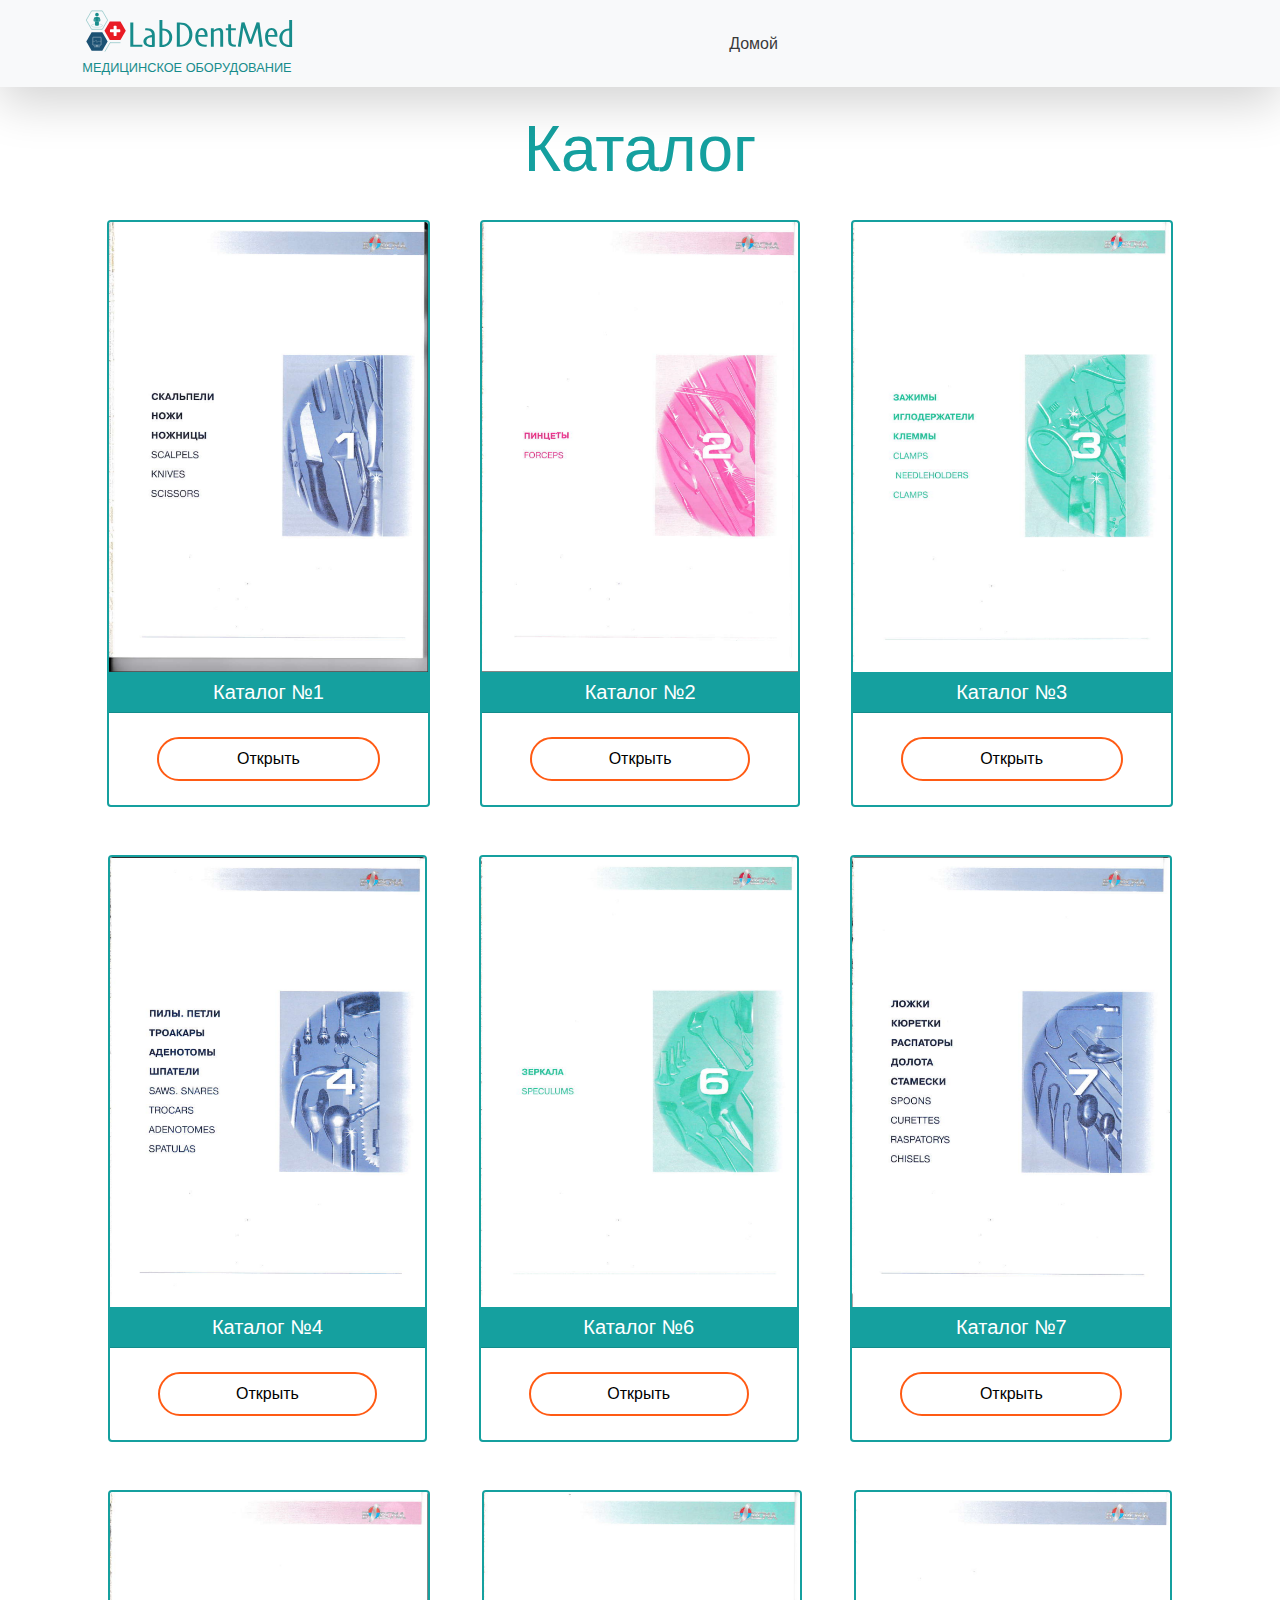
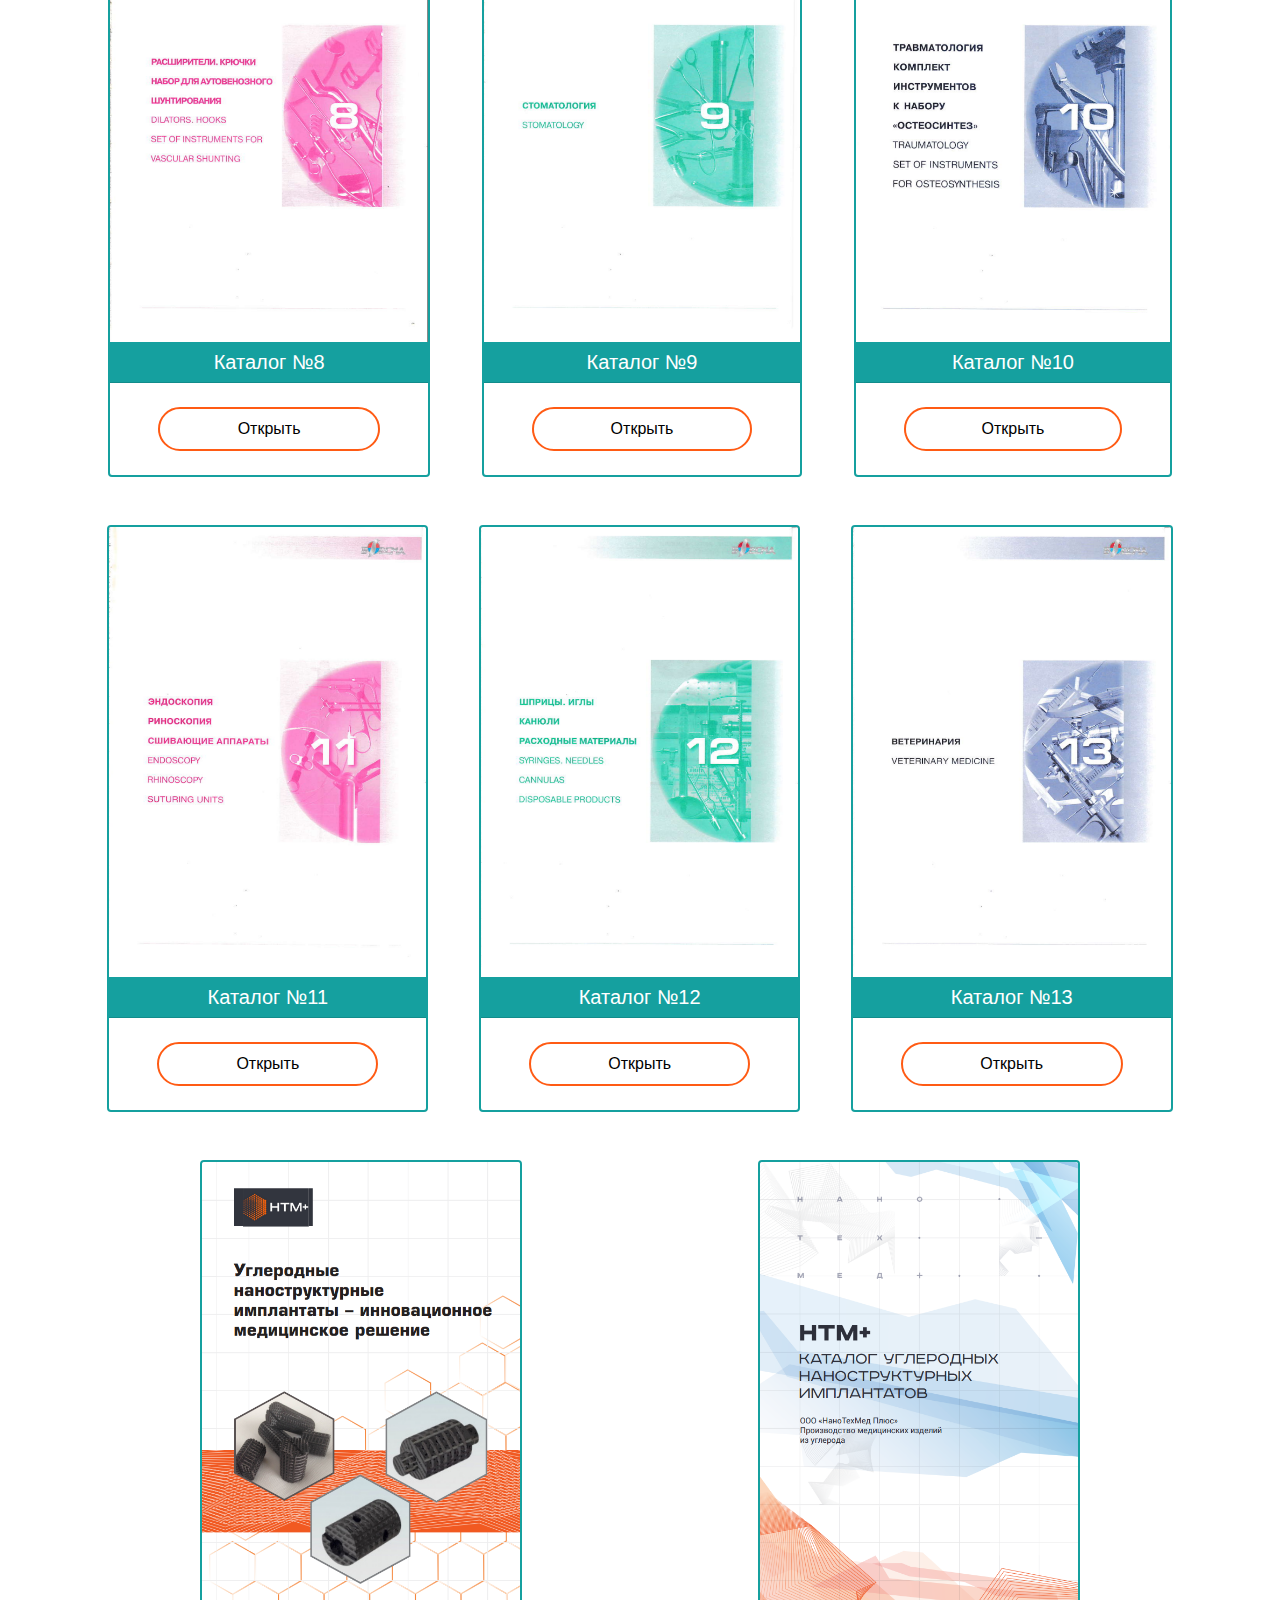
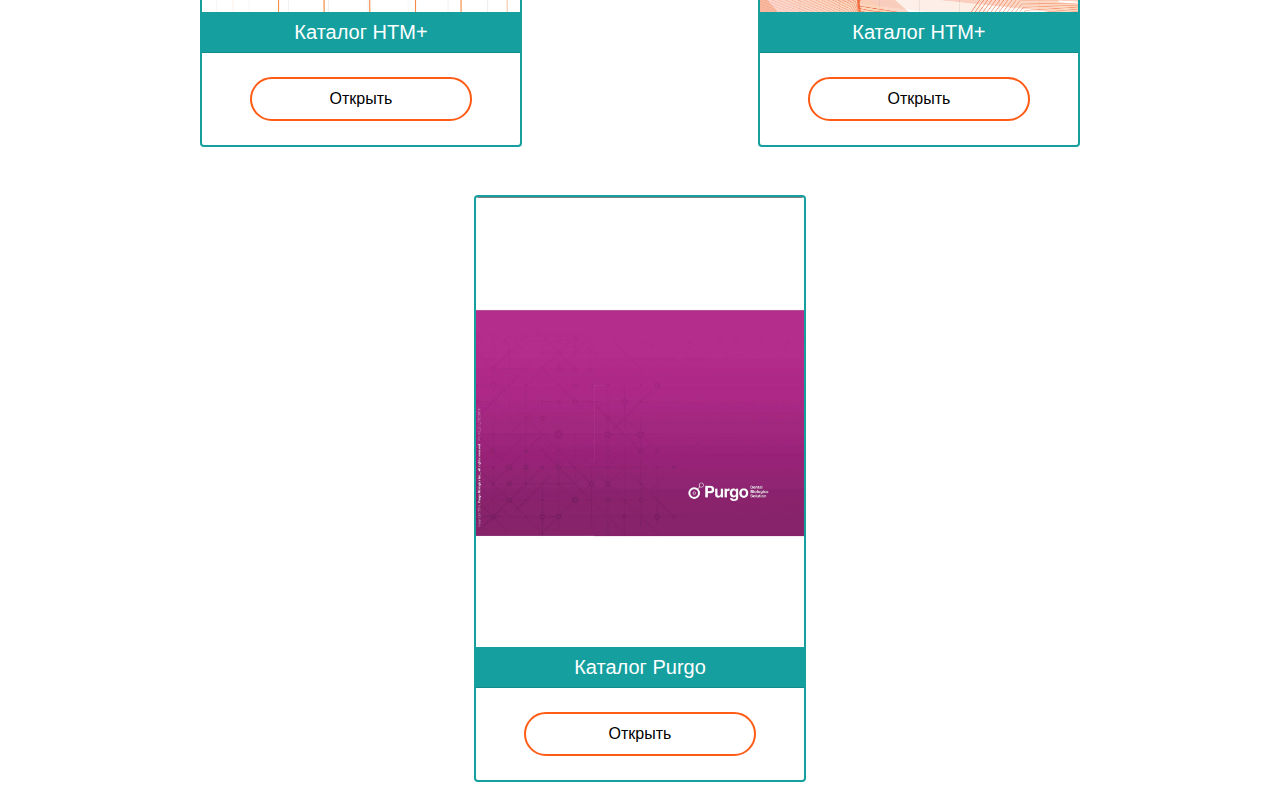
<file: catalog.html>
<!DOCTYPE html>
<html lang="en">

<head>
    <meta charset="UTF-8">
    <meta http-equiv="X-UA-Compatible" content="IE=edge">
    <meta name="viewport" content="width=device-width, initial-scale=1.0">
    <meta http-equiv="Cache-Control" content="no-cache">
    <meta name="yandex-verification" content="59dab9755d5012eb" />
    <link href="./css/bootstrap.min.css" rel="stylesheet">
    <link rel="stylesheet" type="text/css" href="./css/style.css">
    <meta name="robots" content="all" />
    <meta name="description"
      content="Медицинское оборудование, лучшие цены, качественный товар, довольные клиенты. Заказывайте медицинское оборудование в каталоге LabDentMed. ">
    <meta name="keywords" content="оборудование, медицина, медицинское, каталог, мед, купить, заказать, цена, продажа" />
    <title>LabDentMed - Каталог</title>
</head>

<body>
    <nav class="navbar navbar-expand-md shadow-lg navbar-light bg-light">
        <div class="container-fluid mx-auto my-auto">
            <div class="logo">
                <svg id="Слой_1" data-name="Слой 1" xmlns="http://www.w3.org/2000/svg" width="227" height="71"
                    viewBox="1150 1050 200 400">
                    <defs>
                        <style>
                            .cls-1,
                            .cls-2 {
                                fill: #178c8b;
                            }

                            .cls-2 {
                                font-size: 72px;
                                font-family: Arial, Helvetica, sans-serif
                            }

                            .cls-9 {
                                fill: #1b5173;
                            }

                            .cls-10 {
                                fill: #e91b24;
                            }

                            .cls-11,
                            .cls-13,
                            .cls-14,
                            .cls-15,
                            .cls-16 {
                                fill: none;
                                stroke-miterlimit: 10;
                            }

                            .cls-11,
                            .cls-16 {
                                stroke: #178c8b;
                            }

                            .cls-11,
                            .cls-13 {
                                stroke-width: 2px;
                            }

                            .cls-12 {
                                fill: #fff;
                            }

                            .cls-13,
                            .cls-14,
                            .cls-15 {
                                stroke: #fff;
                            }

                            .cls-14 {
                                stroke-width: 4px;
                            }
                        </style>
                    </defs>
                    <g id="logo_LDM" data-name="logo LDM">
                        <path class="cls-1"
                            d="M990.33,1268.32q-5.4,0-17.65-.06l-17.15,0q-8.09,0-18.5,0t-14.95.06q0-2.88.12-19.21t.13-52.51q0-13.11-.13-29.1t-.12-36.27h17.15q0,4-.12,20.75t-.12,38.78q0,21.72.12,42.27t.12,23.41q4.41,0,10.79,0t14,0q6.13,0,13.3,0c4.78,0,9.12,0,13.05,0Z" />
                        <path class="cls-1"
                            d="M1060.16,1208.94v59.38c-2.29.34-5,.62-8.08.87s-6.82.35-11.15.35a77.05,77.05,0,0,1-16.24-1.58,53.33,53.33,0,0,1-13.66-5,29,29,0,0,1-10.9-10,26.14,26.14,0,0,1-4.17-14.59,25.17,25.17,0,0,1,4.9-15.61,41.05,41.05,0,0,1,13-11,68.5,68.5,0,0,1,12.13-4.91,117,117,0,0,1,18-4.1q-.24-8.89-2.39-14a18,18,0,0,0-7-8.29,26.32,26.32,0,0,0-10.91-3.79,99.09,99.09,0,0,0-13-.82c-1.22,0-2.22,0-3,.05s-1.57,0-2.39,0l1.72-12.08q1.21-.11,2.94-.15c1.14,0,3,0,5.63,0q12.87,0,21.75,3.17a34.14,34.14,0,0,1,14.52,9.62,29.91,29.91,0,0,1,6.62,12.65Q1060.16,1196.13,1060.16,1208.94ZM1044,1236.42v-22.16a70.46,70.46,0,0,0-10.41,2.3,50,50,0,0,0-10.79,4.34,19.13,19.13,0,0,0-7.23,7.25,19.65,19.65,0,0,0-2.81,10.11,19,19,0,0,0,2.51,9.81,16.84,16.84,0,0,0,6.06,6.33,30.73,30.73,0,0,0,7.84,3.12,37.57,37.57,0,0,0,9.07,1.07h2.64a26,26,0,0,0,3.12-.21v-22Z" />
                        <path class="cls-1"
                            d="M1158.3,1214.47q0,14.94-6,26.15a52.23,52.23,0,0,1-15.48,18,57.47,57.47,0,0,1-16.63,8q-10,3.18-24.22,3.18h-9.54q0-2.67.06-33t.06-42.64q0-18.22-.06-45.5t-.06-30.36h16.54l-.12,46.68a79.71,79.71,0,0,1,21.71,3.38,52.94,52.94,0,0,1,15,7.27,45.94,45.94,0,0,1,13.79,16.13Q1158.3,1201.37,1158.3,1214.47Zm-16.54.2a43.66,43.66,0,0,0-3.18-17.4,32.48,32.48,0,0,0-9.64-12.6,35.8,35.8,0,0,0-11.42-6,42.66,42.66,0,0,0-13-2.09h-1.71v81.49a48.44,48.44,0,0,0,13.68-2.15,36.22,36.22,0,0,0,10.62-5.43,35.17,35.17,0,0,0,10.87-14Q1141.76,1227.87,1141.76,1214.67Z" />
                        <path class="cls-1"
                            d="M1272,1200.13a72.74,72.74,0,0,1-6.07,29.9,60.3,60.3,0,0,1-17.33,22.72,71.2,71.2,0,0,1-21.51,11.62,84.33,84.33,0,0,1-28.12,4.46q-5.14,0-9.12-.16t-5.7-.35q0-3.28.12-20.12t.12-48.68q0-13.41-.12-30.77t-.12-37.52c1.39,0,3.33,0,5.82-.1s5-.1,7.41-.1a98.38,98.38,0,0,1,29,3.94,68,68,0,0,1,22.48,11.62,61.82,61.82,0,0,1,17.34,22.47Q1271.95,1182,1272,1200.13Zm-17.52-.2a70.06,70.06,0,0,0-4-24.78,51.66,51.66,0,0,0-12.25-18.83,41.62,41.62,0,0,0-16-9.88,56.29,56.29,0,0,0-18.31-3.13h-2.58q-.12,14.64-.18,25.24t-.06,19.5q0,5.33.12,24.67t.12,43.82h3.31a53.56,53.56,0,0,0,17.64-3,41.18,41.18,0,0,0,14.83-8.8,56.94,56.94,0,0,0,12.56-18.28Q1254.42,1215.6,1254.43,1199.93Z" />
                        <path class="cls-1"
                            d="M1358,1212.32h-53.54q0,12.18,2.45,20.42a31.24,31.24,0,0,0,8,13.67,34.17,34.17,0,0,0,12.5,7.78,49.64,49.64,0,0,0,16.41,2.45q4.29,0,6.37-.1c1.39-.07,2.54-.13,3.44-.2l-2,12.08-2.95.2c-1,.07-3.26.1-6.86.1q-14.33-.09-24.5-4.3a42.11,42.11,0,0,1-16.54-11.77,52.08,52.08,0,0,1-9.37-17.15,63.86,63.86,0,0,1-3.25-20.32,93.19,93.19,0,0,1,2.08-21.19,50,50,0,0,1,8.09-17.3,34,34,0,0,1,12-11,32.06,32.06,0,0,1,14.94-3.48,30.77,30.77,0,0,1,13.6,2.92,28.63,28.63,0,0,1,10.29,8.55,43.71,43.71,0,0,1,6.68,16.18A114.73,114.73,0,0,1,1358,1212.32Zm-15.69-10.65q-1.21-14.54-5.82-21.3t-12.19-6.75q-7.59,0-12.55,6.5t-7,21.55Z" />
                        <path class="cls-1"
                            d="M1445.31,1268.32h-16.42q0-3.28.07-18.74t.06-22.42q0-9.83-.06-19.14t-.07-11.27q0-12.59-2.26-17.25t-9.62-4.65q-4.77,0-12,3.48a90.63,90.63,0,0,0-12.55,7.27v35q0,12.18.06,28.71t.06,19h-16.42q0-3.28.06-20.43t.06-35.57q0-13.62-.06-24.06t-.06-23.55h16.42l-.12,8.91.24.1a96.63,96.63,0,0,1,15.32-8,40.52,40.52,0,0,1,15.56-3.43q10.65,0,16.11,6.91t5.45,18.07v34.4q0,7,.06,25.19T1445.31,1268.32Z" />
                        <path class="cls-1"
                            d="M1517.72,1256.44l-1.59,12c-.66.06-1.45.12-2.39.15s-2.06,0-3.37,0q-16.29,0-26.59-7.11T1473.49,1234q0-14,.06-29.84t.06-28.52H1460v-11h13.73V1141h16.17v23.75h26.83v11h-26.83q0,2.88-.06,13.37t-.06,15.3q0,4.1.06,9.78t.06,19.5q0,14.23,6.28,18.53t16.41,4.3h5.12Z" />
                        <path class="cls-1"
                            d="M1668.78,1267.29l-17,2-13.3-105.79H1638q-8.58,22.21-16.16,43.28t-15.31,45.33h-15.19q-7.83-23.73-17.68-51.28t-14.5-40.24h-.49q-.26,1.53-5,37.43t-9.82,71.07L1528,1267.6q5.38-32.76,12.43-81.7t7.78-53.64l16.91-1.74q1.35,4.5,15,42.79t19.17,53.85h.62q5.38-15.36,18.93-53.9t15-42.85l16.29,1.33q.49,3.69,6.86,51.09T1668.78,1267.29Z" />
                        <path class="cls-1"
                            d="M1751.24,1212.32H1697.7q0,12.18,2.45,20.42a31.33,31.33,0,0,0,8,13.67,34.17,34.17,0,0,0,12.5,7.78,49.71,49.71,0,0,0,16.42,2.45c2.85,0,5,0,6.37-.1s2.53-.13,3.43-.2l-2,12.08-2.94.2q-1.47.11-6.86.1-14.34-.09-24.51-4.3a42.11,42.11,0,0,1-16.54-11.77,52.26,52.26,0,0,1-9.37-17.15,63.86,63.86,0,0,1-3.25-20.32,93.14,93.14,0,0,1,2.09-21.19,49.74,49.74,0,0,1,8.08-17.3,34.07,34.07,0,0,1,12-11,32.07,32.07,0,0,1,15-3.48,30.83,30.83,0,0,1,13.6,2.92,28.63,28.63,0,0,1,10.29,8.55,43.7,43.7,0,0,1,6.67,16.18A114,114,0,0,1,1751.24,1212.32Zm-15.68-10.65q-1.23-14.54-5.82-21.3t-12.19-6.75q-7.6,0-12.56,6.5t-7,21.55Z" />
                        <path class="cls-1"
                            d="M1833.82,1269.75h-9.56q-17,0-27.08-3.07a54.41,54.41,0,0,1-16.54-7.89,45.64,45.64,0,0,1-13.9-16.27q-5-9.74-5-22.63,0-15.36,5.94-26.21a53.94,53.94,0,0,1,15.62-17.91,51.94,51.94,0,0,1,14.58-7.27,74.57,74.57,0,0,1,19.6-3.59l-.12-46.68h16.42q0,3.29-.06,35.17t-.06,45.2q0,13.41.06,40.84T1833.82,1269.75Zm-16.3-68.59v-24.57a42.87,42.87,0,0,0-13,2,38,38,0,0,0-11.24,5.63,36.4,36.4,0,0,0-10.94,13.88q-4,8.64-4,21.55a46.11,46.11,0,0,0,3.13,17.71,30.57,30.57,0,0,0,9.77,12.69,38.21,38.21,0,0,0,11.25,5.79,41.94,41.94,0,0,0,13.33,2.2h1.72v-56.92Z" />
                        <text class="cls-2" transform="translate(651.97 1413.24)">
                            <tspan xml:space="preserve">МЕДИЦИНСКОЕ ОБОРУДОВАНИЕ</tspan>
                        </text>
                        <polygon class="cls-9"
                            points="764.29 1187 704.22 1187 674.19 1239.02 704.22 1291.04 764.29 1291.04 794.32 1239.02 764.29 1187" />
                        <polygon class="cls-10"
                            points="866.65 1126.61 806.59 1126.61 776.55 1178.63 806.59 1230.65 866.65 1230.65 896.68 1178.63 866.65 1126.61" />
                        <polygon class="cls-11"
                            points="764.29 1066.18 704.22 1066.18 674.19 1118.2 704.22 1170.21 764.29 1170.21 794.32 1118.2 764.29 1066.18" />
                        <rect class="cls-12" x="828.25" y="1149.56" width="16.74" height="58.15" rx="4.15" />
                        <rect class="cls-12" x="828.25" y="1149.56" width="16.74" height="58.15" rx="4.15"
                            transform="translate(2015.25 342.02) rotate(90)" />
                        <rect class="cls-13" x="710.89" y="1214.57" width="46.73" height="44.59" rx="2.18" />
                        <line class="cls-14" x1="734.25" y1="1259.16" x2="734.25" y2="1267.46" />
                        <line class="cls-13" x1="717.33" y1="1268.56" x2="751.18" y2="1268.56" />
                        <line class="cls-15" x1="710.89" y1="1238.05" x2="724.07" y2="1238.05" />
                        <line class="cls-15" x1="729.44" y1="1230.46" x2="723.39" y2="1238.38" />
                        <line class="cls-15" x1="734.72" y1="1245.08" x2="729.57" y2="1229.71" />
                        <line class="cls-15" x1="757.62" y1="1238.05" x2="738.79" y2="1238.05" />
                        <line class="cls-15" x1="734.8" y1="1244.33" x2="739.45" y2="1237.73" />
                        <line class="cls-11" x1="778.82" y1="1295.69" x2="808.45" y2="1245.13" />
                        <line class="cls-11" x1="808.02" y1="1245.37" x2="866.68" y2="1245.37" />
                        <circle class="cls-1" cx="734.25" cy="1087.59" r="10.26" />
                        <path class="cls-1"
                            d="M729.12,1100.87h10.27a13.76,13.76,0,0,1,13.76,13.76v7.31a4.28,4.28,0,0,1-4.28,4.28H719.63a4.28,4.28,0,0,1-4.28-4.28v-7.31a13.76,13.76,0,0,1,13.76-13.76Z" />
                        <path class="cls-1"
                            d="M723.47,1124H745a0,0,0,0,1,0,0v20.45a4.91,4.91,0,0,1-4.91,4.91H728.38a4.91,4.91,0,0,1-4.91-4.91V1124A0,0,0,0,1,723.47,1124Z" />
                        <rect class="cls-15" x="722.41" y="1109.71" width="0.68" height="17.01" rx="0.34" />
                        <rect class="cls-15" x="745.38" y="1109.71" width="0.68" height="17.01" rx="0.34" />
                        <ellipse class="cls-16" cx="734.25" cy="1149.32" rx="31.93" ry="9.74" />
                    </g>
                </svg>
            </div>
            <button class="navbar-toggler p-2" style="text-align: right;" type="button" data-bs-toggle="collapse"
                data-bs-target="#navbarSupportedContent" aria-controls="navbarSupportedContent" aria-expanded="false"
                aria-label="Toggle navigation">
                <svg width="30" height="21" viewBox="0 0 30 21" fill="none" xmlns="http://www.w3.org/2000/svg">
                    <rect y="19" width="30" height="2" rx="1" fill="url(#paint0_linear_139:1172)" />
                    <rect y="10" width="30" height="2" rx="1" fill="url(#paint1_linear_139:1172)" />
                    <rect width="30" height="2" rx="1" fill="url(#paint2_linear_139:1172)" />
                    <defs>
                        <linearGradient id="paint0_linear_139:1172" x1="15" y1="19" x2="15.0624" y2="21.5262"
                            gradientUnits="userSpaceOnUse">
                            <stop offset="0.244792" stop-color="#15A09F" />
                            <stop offset="1" stop-color="#56FFFF" />
                        </linearGradient>
                        <linearGradient id="paint1_linear_139:1172" x1="15" y1="10" x2="15.0624" y2="12.5262"
                            gradientUnits="userSpaceOnUse">
                            <stop offset="0.244792" stop-color="#15A09F" />
                            <stop offset="1" stop-color="#56FFFF" />
                        </linearGradient>
                        <linearGradient id="paint2_linear_139:1172" x1="15" y1="0" x2="15.0624" y2="2.52621"
                            gradientUnits="userSpaceOnUse">
                            <stop offset="0.244792" stop-color="#15A09F" />
                            <stop offset="1" stop-color="#56FFFF" />
                        </linearGradient>
                    </defs>
                </svg>
            </button>
            <div class="collapse navbar-collapse" id="navbarSupportedContent">
                <ul class="navbar-nav me-auto mb-2 mb-lg-0 mx-auto">
                    <li class="nav-item">
                        <a class="nav-link text-button" aria-current="page" href="./index.html">Домой</a>
                    </li>
                </ul>
            </div>
        </div>
    </nav>
    <div class="container">
        <h1 class="display-3 text-center mt-4" style="color: #15A09F;">Каталог</h1>
        <div class="d-flex flex-row flex-wrap align-content-around align-items-center justify-content-around ">

            <div class="card card-catalog text-center m-4" style="border : 2px solid #15A09F !important;">
                <img class="card-img-top" style="height: 450px; width: auto;" src="./images/catpng1.png">
                <h5 class="card-header" style="background-color: #15A09F; color: white;">Каталог №1</h5>
                <a href="./catalog/catalog1.pdf" target="_blank" rel="noopener noreferrer"
                    class="catalog-def-button p-2 mt-4 mb-4 mx-5">Открыть</a>
            </div>
            <div class="card card-catalog text-center m-4" style="border : 2px solid #15A09F !important;">
                <img class="card-img-top" style="height: 450px; width: auto;" src="./images/catpng2.png">
                <h5 class="card-header" style="background-color: #15A09F; color: white;">Каталог №2</h5>
                <a href="./catalog/catalog2.pdf" target="_blank" rel="noopener noreferrer"
                    class="catalog-def-button p-2 mt-4 mb-4 mx-5">Открыть</a>
            </div>
            <div class="card card-catalog text-center m-4" style="border : 2px solid #15A09F !important;">
                <img class="card-img-top" style="height: 450px; width: auto;" src="./images/catpng3.png">
                <h5 class="card-header" style="background-color: #15A09F; color: white;">Каталог №3</h5>
                <a href="./catalog/catalog3.pdf" target="_blank" rel="noopener noreferrer"
                    class="catalog-def-button p-2 mt-4 mb-4 mx-5">Открыть</a>
            </div>
            <div class="card card-catalog text-center m-4" style="border : 2px solid #15A09F !important;">
                <img class="card-img-top" style="height: 450px; width: auto;" src="./images/catpng4.png">
                <h5 class="card-header" style="background-color: #15A09F; color: white;">Каталог №4</h5>
                <a href="./catalog/catalog4.pdf" target="_blank" rel="noopener noreferrer"
                    class="catalog-def-button p-2 mt-4 mb-4 mx-5">Открыть</a>
            </div>
            <div class="card card-catalog text-center m-4" style="border : 2px solid #15A09F !important;">
                <img class="card-img-top" style="height: 450px; width: auto;" src="./images/catpng6.png">
                <h5 class="card-header" style="background-color: #15A09F; color: white;">Каталог №6</h5>
                <a href="./catalog/catalog6.pdf" target="_blank" rel="noopener noreferrer"
                    class="catalog-def-button p-2 mt-4 mb-4 mx-5">Открыть</a>
            </div>
            <div class="card card-catalog text-center m-4" style="border : 2px solid #15A09F !important;">
                <img class="card-img-top" style="height: 450px; width: auto;" src="./images/catpng7.png">
                <h5 class="card-header" style="background-color: #15A09F; color: white;">Каталог №7</h5>
                <a href="./catalog/catalog7.pdf" target="_blank" rel="noopener noreferrer"
                    class="catalog-def-button p-2 mt-4 mb-4 mx-5">Открыть</a>
            </div>
            <div class="card card-catalog text-center m-4" style="border : 2px solid #15A09F !important;">
                <img class="card-img-top" style="height: 450px; width: auto;" src="./images/catpng8.png">
                <h5 class="card-header" style="background-color: #15A09F; color: white;">Каталог №8</h5>
                <a href="./catalog/catalog8.pdf" target="_blank" rel="noopener noreferrer"
                    class="catalog-def-button p-2 mt-4 mb-4 mx-5">Открыть</a>
            </div>
            <div class="card card-catalog text-center m-4" style="border : 2px solid #15A09F !important;">
                <img class="card-img-top" style="height: 450px; width: auto;" src="./images/catpng9.png">
                <h5 class="card-header" style="background-color: #15A09F; color: white;">Каталог №9</h5>
                <a href="./catalog/catalog9.pdf" target="_blank" rel="noopener noreferrer"
                    class="catalog-def-button p-2 mt-4 mb-4 mx-5">Открыть</a>
            </div>
            <div class="card card-catalog text-center m-4" style="border : 2px solid #15A09F !important;">
                <img class="card-img-top" style="height: 450px; width: auto;" src="./images/catpng10.png">
                <h5 class="card-header" style="background-color: #15A09F; color: white;">Каталог №10</h5>
                <a href="./catalog/catalog10.pdf" target="_blank" rel="noopener noreferrer"
                    class="catalog-def-button p-2 mt-4 mb-4 mx-5">Открыть</a>
            </div>
            <div class="card card-catalog text-center m-4" style="border : 2px solid #15A09F !important;">
                <img class="card-img-top" style="height: 450px; width: auto;" src="./images/catpng11.png">
                <h5 class="card-header" style="background-color: #15A09F; color: white;">Каталог №11</h5>
                <a href="./catalog/catalog11.pdf" target="_blank" rel="noopener noreferrer"
                    class="catalog-def-button p-2 mt-4 mb-4 mx-5">Открыть</a>
            </div>
            <div class="card card-catalog text-center m-4" style="border : 2px solid #15A09F !important;">
                <img class="card-img-top" style="height: 450px; width: auto;" src="./images/catpng12.png">
                <h5 class="card-header" style="background-color: #15A09F; color: white;">Каталог №12</h5>
                <a href="./catalog/catalog12.pdf" target="_blank" rel="noopener noreferrer"
                    class="catalog-def-button p-2 mt-4 mb-4 mx-5">Открыть</a>
            </div>
            <div class="card card-catalog text-center m-4" style="border : 2px solid #15A09F !important;">
                <img class="card-img-top" style="height: 450px; width: auto;" src="./images/catpng13.png">
                <h5 class="card-header" style="background-color: #15A09F; color: white;">Каталог №13</h5>
                <a href="./catalog/catalog13.pdf" target="_blank" rel="noopener noreferrer"
                    class="catalog-def-button p-2 mt-4 mb-4 mx-5">Открыть</a>
            </div>
            <div class="card card-catalog text-center m-4" style="border : 2px solid #15A09F !important;">
                <img class="card-img-top" style="height: 450px; width: auto;" src="./images/catpngadvanced.png">
                <h5 class="card-header" style="background-color: #15A09F; color: white;">Каталог HTM+</h5>
                <a href="./catalog/catalogadvanced.pdf" target="_blank" rel="noopener noreferrer"
                    class="catalog-def-button p-2 mt-4 mb-4 mx-5">Открыть</a>
            </div>
            <div class="card card-catalog text-center m-4" style="border : 2px solid #15A09F !important;">
                <img class="card-img-top" style="height: 450px; width: auto;" src="./images/catpngadvanced2.png">
                <h5 class="card-header" style="background-color: #15A09F; color: white;">Каталог HTM+</h5>
                <a href="./catalog/catalogadvanced2.pdf" target="_blank" rel="noopener noreferrer"
                    class="catalog-def-button p-2 mt-4 mb-4 mx-5">Открыть</a>
            </div>
            <div class="card card-catalog text-center m-4" style="border : 2px solid #15A09F !important;">
                <img class="card-img-top" style="height: 450px; width: auto;" src="./images/catpngadvanced3.png">
                <h5 class="card-header" style="background-color: #15A09F; color: white;">Каталог Purgo</h5>
                <a href="./catalog/catalogadvanced3.pdf" target="_blank" rel="noopener noreferrer" F
                    class="catalog-def-button p-2 mt-4 mb-4 mx-5">Открыть</a>
            </div>
        </div>


    </div>








    <script src="https://ajax.googleapis.com/ajax/libs/jquery/3.6.0/jquery.min.js"></script>
    <script src="https://cdn.jsdelivr.net/npm/@popperjs/core@2.10.2/dist/umd/popper.min.js"
        integrity="sha384-7+zCNj/IqJ95wo16oMtfsKbZ9ccEh31eOz1HGyDuCQ6wgnyJNSYdrPa03rtR1zdB"
        crossorigin="anonymous"></script>
    <script src="https://cdn.jsdelivr.net/npm/bootstrap@5.1.2/dist/js/bootstrap.bundle.min.js"
        integrity="sha384-kQtW33rZJAHjgefvhyyzcGF3C5TFyBQBA13V1RKPf4uH+bwyzQxZ6CmMZHmNBEfJ"
        crossorigin="anonymous"></script>
</body>

</html>
</file>
<file: css/style.css>
* {
  overflow-x: hidden;
  font-family: Arial, Helvetica, sans-serif
}

html {
  background-color: white !important;
  -ms-overflow-style: none;
  scrollbar-width: none;
}


.catalog-def-button{
  text-decoration: none;
  background-color: white;
  color: black;
  border-radius: 30px;
  border: 2px solid #FF5B14;
}

.catalog-def-button a{
  color: black;
}

.catalog-def-button:hover{
  background-color: #FF5B14;
  color: white;
}

.catalog-def-button:hover a{
  color: white;
}

.dev-contact:hover{
  color: #00dbdb !important;
}



.card-catalog{
  box-shadow: none;
  transition: 0.5s;
}
.card-catalog:hover{
  box-shadow: 0px 5px 25px #15A09F;
}


.def-button {
  background: linear-gradient(259.31deg, #FF5B14 42.06%, #FFF2EC 237.45%);
  box-shadow: 0px 3px 8px #FFBEA2;
  border-width: 0px;
  border-radius: 30px;
  color: white;
  min-width: 182px;
  min-height: 37px;
  text-decoration: none;
}

.def-button:hover {
  background: #FF996D;
  box-shadow: 0px 3px 8px #FFBEA2;
  border-width: 0px;
  border-radius: 30px;
  color: white;
}

.def-button:active {
  background: #FF5B14;
  box-shadow: 0px 3px 8px #FFBEA2;
  border-width: 0px;
  border-radius: 30px;
  color: white;
}

.header-text-def {
  font-weight: normal;
  font-size: 34px !important;
  color: #15A09F !important;
}

.small-header-text {
  font-size: 13px !important;
  display: block;
  font-weight: normal;
  margin-top: -10px;
  color: #15A09F !important;
}

.text-button {
  color: #3A3A3A !important;
}

.text-button:hover {
  color: #FF996D !important;
}

.text-button:active {
  color: #FF5B14 !important;
}

.header-section {
  height: 100vh;
}

.bg-vector {
  height: 100vh;
  overflow-x: hidden;
  overflow-y: hidden;
}

.ellipse-8 {
  width: 15%;
  height: 15%;
  background: linear-gradient(159.68deg, rgba(255, 255, 255, 0.13) 13.51%, rgba(49, 174, 174, 0.13) 105.75%);
  margin-bottom: 10px;
  margin-left: 120px;
  margin-top: 50px;
  border-radius: 50%;
}

.ellipse-7 {
  width: 20%;
  height: 20%;
  background: linear-gradient(159.68deg, rgba(255, 255, 255, 0.13) 13.51%, rgba(49, 174, 174, 0.13) 105.75%);
  margin-top: 44px;
  margin-left: 75%;
  border-radius: 50%;
}

.ellipse-6 {
  width: 25%;
  height: 25%;
  background: linear-gradient(159.68deg, rgba(255, 255, 255, 0.13) 13.51%, rgba(49, 174, 174, 0.13) 105.75%);
  margin-bottom: 40px;
  margin-left: 300px;
  border-radius: 50%;
}

.ellipse-9 {
  width: 43%;
  height: 43%;
  background: linear-gradient(143.28deg, rgba(255, 255, 255, 0.13) 21.36%, rgba(147, 77, 48, 0.13) 73.59%);
  border-radius: 50%;
  margin-top: -180px;
  margin-left: 50px;
}

.note {
  position: relative;
  width: 30%;
  min-width: 288px;
  height: auto;
  text-align: left;
  color: #fff;
  padding: 10px;
  background: #FF5B14;
  overflow: hidden;
}

.note:before {
  content: "";
  position: absolute;
  top: 0;
  right: 0;
  border-width: 0 16px 16px 0;
  border-style: solid;
  border-color: #fff #fff #E4E4E4 #E4E4E4;
  background: #E4E4E4;
  display: block;
  width: 0;
  -webkit-box-shadow: 0 1px 1px rgba(0, 0, 0, 0.3), -1px 1px 1px rgba(0, 0, 0, 0.2);
  -moz-box-shadow: 0 1px 1px rgba(0, 0, 0, 0.3), -1px 1px 1px rgba(0, 0, 0, 0.2);
  box-shadow: 0 1px 1px rgba(0, 0, 0, 0.3), -1px 1px 1px rgba(0, 0, 0, 0.2);
}

.catalog-cards {
  background: linear-gradient(159.68deg, #15A09F 36.09%, #56FFFF 105.75%);
  border-radius: 20px;
  height: 271px !important;
  width: 224px !important;
  min-width: 224px;
  min-height: 241px;
  color: white;
  position: relative;
  box-shadow: none;
  transition: 0.5s;
}

.catalog-cards:hover {
  box-shadow: 0px 5px 25px #15A09F;
  
}

.catalog-cards-caption {
  background-color: #FF996D;
  color: white;
  font-size: 18px;
  height: 60px;
  -webkit-background-size: cover;
  -moz-background-size: cover;
  -o-background-size: cover;
  background-size: cover !important;
  position: absolute;
  left: 0;
  right: 0;
  bottom: 0;
  top: 70%;
}

.holder {
  height: 150px !important;
  background: gray;
  border: 1px dashed #000;
  color: #fff;
  text-align: center;
}

.lower-items {
  margin-top: 5rem;
}

.about-items {
  margin-right: 4rem;
  margin-left: 4rem;
}

.nav-order-button {
  position: relative;
  left: -5%;
}

.logo{
  position: relative; 
  left: 5%;
}

.jumbotron-text {
  font-size: 30px;
}

.test {
  display: grid;
  grid-template-columns: 260px 260px 260px 260px;
  grid-gap: 18px;
  background-color: #fff;
  color: #444;
  justify-content: space-between;
}

.vertical-section {
  height: 100vh;
  display: flex;
  align-items: center;
  justify-content: center;
}

.review-cards {
  margin: 1.5rem;
  padding: 2rem;
  text-align: left;
  color: white;
  background: linear-gradient(159.68deg, #15A09F 36.09%, #56FFFF 105.75%);
  border-radius: 25px;
}

#slide-container {
  display: flex;
  flex-direction: row;
  justify-content: flex-start;
  overflow-x: scroll;
  width: 100vw;
  margin: 0 auto;
  -ms-overflow-style: none;
  scrollbar-width: none;
}

#slide-container::-webkit-scrollbar {
  display: none;
}

#slide-container div {
  min-width: 561px;
}

#slide-container-catalog {
  display: flex;
  flex-direction: row;
  flex-wrap: wrap;
  justify-content: space-between;
  overflow-x: scroll;
  width: 100vw;
  margin: 0 auto;
  -ms-overflow-style: none;
  scrollbar-width: none;
}

#slide-container-catalog::-webkit-scrollbar {
  display: none;
}

#slide-container-catalog div {
  min-width: 268px !important;
}

#slide-container-about {
  display: flex;
  flex-direction: row;
  justify-content: center;
  overflow-x: scroll;
  width: 100vw;
  margin: 0 auto;
  -ms-overflow-style: none;
  scrollbar-width: none;
}

#slide-container-about::-webkit-scrollbar {
  display: none;
}

#slide-container-about div {
  min-width: 1px !important;
}

.inputbox {
  display: flex;
  width: 396px;
  flex-shrink: 1;
  height: 58px;
  background-color: #FFFFFF;
  color: black;
  border-radius: 10px;
  border: none;
  font-size: 18px;
  transition: box-shadow var(300ms);
  margin-top: 1rem;
  padding-left: 25px;
  padding-right: 25px;
}

.inputbox::placeholder {
  color: #787878;
}

.inputbox:focus {
  outline: none;
  box-shadow: 1px 5px 15px rgba(0, 0, 0, 0.4);
}

.input-button {
  background: linear-gradient(259.31deg, #FF5B14 42.06%, #FFF2EC 237.45%);
  box-shadow: 0px 3px 8px #FFBEA2;
  border-width: 0px;
  border-radius: 30px;
  flex-shrink: 1;
  color: white;
  width: 396px;
  height: 58px;
}

.input-button:hover {
  background: #FF996D;
  box-shadow: 0px 3px 8px #FFBEA2;
  border-width: 0px;
  border-radius: 30px;
  color: white;
}

.input-button:active {
  background: #FF5B14;
  box-shadow: 0px 3px 8px #FFBEA2;
  border-width: 0px;
  border-radius: 30px;
  color: white;
}

.planet-container {
  position: relative;
  display: flex;
  flex-direction: row;
  flex-wrap: wrap;
  justify-content: space-around;
  align-content: stretch;
}

.main-slogan-container {
  position: absolute;
  z-index: 1;
  width: 100%;
  height: 100%;
  top: 10%;
  right: 0%;
  left: 0%;
  bottom: 0%;
  padding: 10%;
}

.main-slogan {
  font-size: 30px;
  color: white;
}

.main-slogan-subtext {
  margin-top: 50px;
  font-size: 18px;
  color: white;
}

.main-slogan-phone {
  margin-top: 50px;
  font-size: 30px;
  color: white;
}

.main-slogan-content {
  margin-top: 50px;
  font-size: 16px;
  color: white;
}

.footer-content {
  text-align: left !important;
}

.planet-caption {
  width: 65%;
  font-size: 18px;
  color: white;
  text-transform: uppercase;
}

@media (max-height: 1550px) {
  .bg-vector {
    height: 755px;
  }
}

@media (max-width: 409.98px) {
  .input-button {
    width: 270px !important;
  }
  .inputbox {
    width: 270px !important;
  }
  .planet-caption {
    padding: 0.5rem !important;
  }
  .main-slogan {
    font-size: 24px;
  }
  .main-slogan-subtext {
    font-size: 14px;
  }
  .main-slogan-phone {
    font-size: 24px;
  }
  .main-slogan-content {
    font-size: 14px;
  }
}

@media (max-width: 479.98px) {
  #slide-container div {
    min-width: 268px !important;
  }
  .input-button {
    width: 358px;
  }
  .inputbox {
    width: 358px;
  }
  .note {
    width: 100% !important;
  }
}

@media (max-width: 575.98px) {
  #slide-container-about div {
    min-width: 10px !important;
  }
  .planet-caption {
    font-size: 14px;
    padding: 2rem;
  }
  .note {
    width: 80% !important;
  }
  .footer-content {
    text-align: center !important;
  }
  .jumbotron-text {
    font-size: 18px;
  }
  .lower-items {
    margin-top: 0;
  }
  .nav-order-button {
    position: relative !important;
    left: 0 !important;
    top: 0 !important;
    bottom: 0 !important;
    margin: auto !important;
    width: 75% !important;

  }
}

@media (max-width: 767.98px) {
  #slide-container-about div {
    min-width: 290px !important;
  }
  #slide-container div{
    min-width: 382px;
  }
  .note {
    width: 80% !important;
  }
  .lower-items {
    margin-top: 0px;
  }
  .nav-order-button {
    position: relative;
    left: -15px;
  }
  .main-slogan-container {
    padding: 2%;
  }
  .nav-order-button {
    position: relative !important;
    left: 0 !important;
    right: 0 !important;
    top: 70% !important;
    bottom: 0 !important;
    margin-left: 50%;
    margin-top: -10%;
  }
}

@media (max-width: 909.98px) {
  #slide-container-about {
    justify-content: flex-start !important;
  }
  #slide-container-about div {
    min-width: 300px !important;
  }
}

@media (max-width: 991.98px) {
  .logo{
    left: 1%;
  }
  .nav-order-button{
    left: -1%;
  }
  #slide-container-catalog {
    flex-wrap: nowrap;
    justify-content: flex-start;
  }
  .lower-items {
    margin-top: 0px !important;
  }
  .main-slogan-container {
    padding: 6%;
  }
}

@media (max-width: 1199.98px) {
  .lower-items {
    margin-top: 5rem;
  }
  .about-items {
    margin-right: 1.5rem;
    margin-left: 1.5rem;
  }
}

@media (max-width: 1399.98px) {}
</file>
